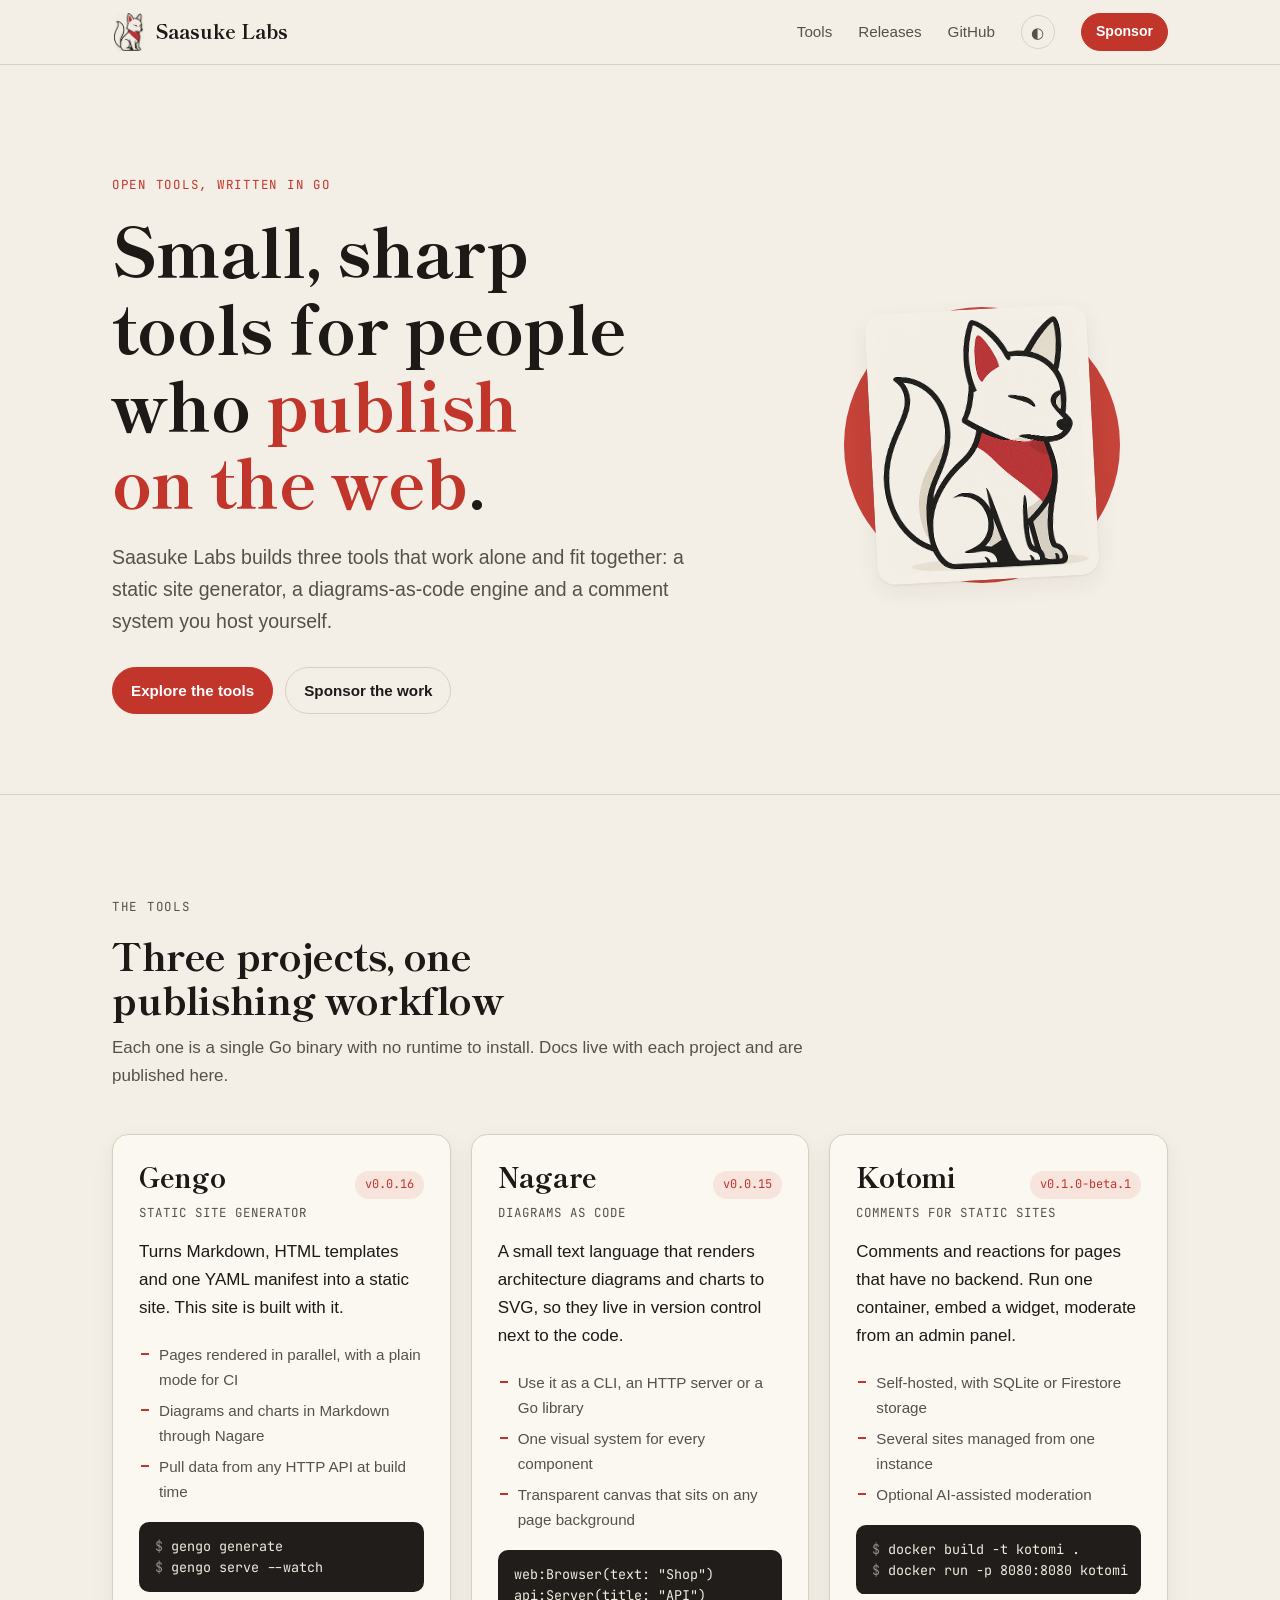
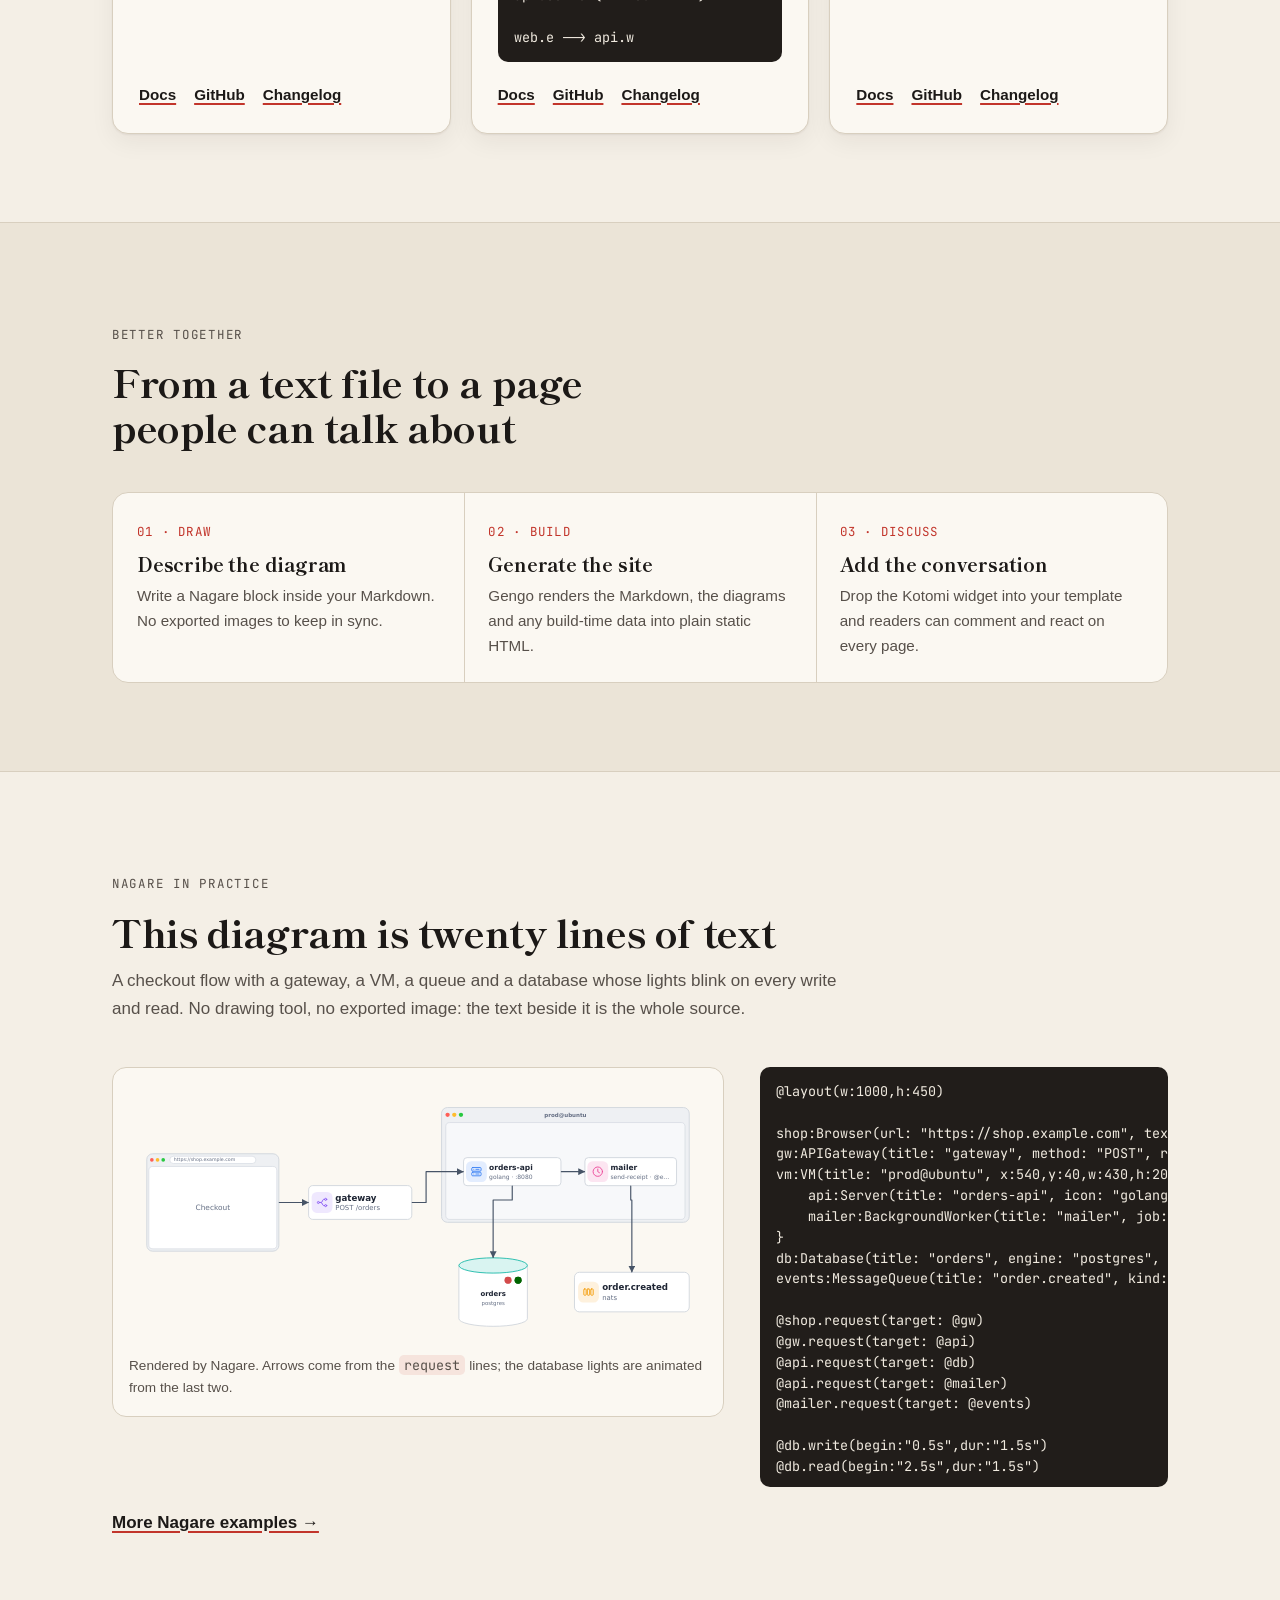
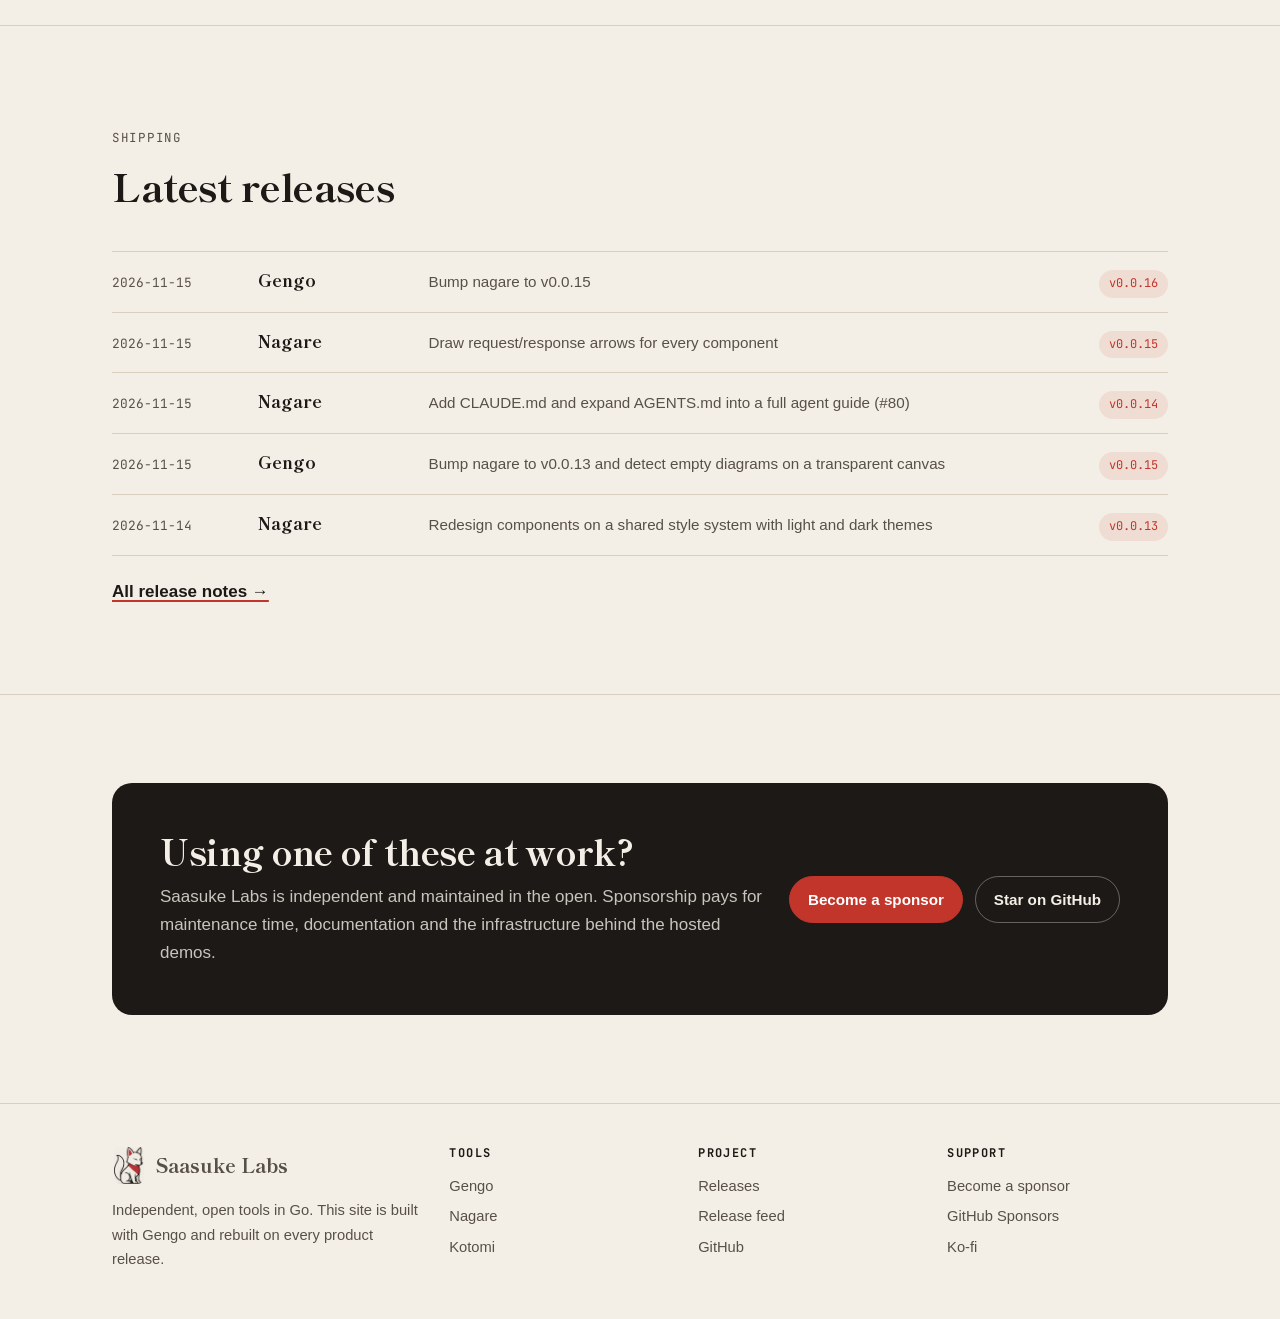
<file: index.html>
<!DOCTYPE html>
<html lang="en">
  <head>
    <meta charset="UTF-8" />
    <meta name="viewport" content="width=device-width, initial-scale=1.0" />
    <title>Saasuke Labs — small, sharp tools for publishing on the web</title>
    <meta
      name="description"
      content="Saasuke Labs builds open tools in Go for people who publish on the web: Gengo (static sites), Nagare (diagrams as code) and Kotomi (comments)."
    />
    <meta property="og:site_name" content="Saasuke Labs" />
    <meta property="og:type" content="website" />
    <meta
      property="og:title"
      content="Saasuke Labs"
    />
    <meta
      property="og:description"
      content="Open tools in Go for people who publish on the web: Gengo, Nagare and Kotomi."
    />
    <meta property="og:image" content="https://saasuke-labs.com/static/logo.png" />
    <meta name="twitter:card" content="summary" />
    <link rel="icon" type="image/png" href="/static/logo.png" />
    <link
      rel="alternate"
      type="application/atom+xml"
      title="Saasuke Labs releases"
      href="/static/data/releases.xml"
    />

    <script>
      
      try {
        var t = localStorage.getItem("theme");
        if (t) document.documentElement.setAttribute("data-theme", t);
      } catch (e) {}
    </script>
    <link rel="preconnect" href="https://fonts.googleapis.com" />
    <link rel="preconnect" href="https://fonts.gstatic.com" crossorigin />
    <link
      rel="stylesheet"
      href="https://fonts.googleapis.com/css2?family=JetBrains+Mono:wght@400;600&family=Shippori+Mincho:wght@600;800&display=swap"
    />
    <link rel="stylesheet" href="/static/site.css" />

    
    <script
      async
      src="https://www.googletagmanager.com/gtag/js?id=G-7ZYXW0159J"
    ></script>
    <script>
      window.dataLayer = window.dataLayer || [];
      function gtag() {
        dataLayer.push(arguments);
      }
      gtag("js", new Date());
      gtag("config", "G-7ZYXW0159J");
    </script>
  </head>
  <body>
    <a class="skip" href="#main">Skip to content</a>

    <header class="site-header">
      <div class="wrap">
        <a class="brand" href="/">
          <img src="/static/logo.png" alt="" width="34" height="42" />
          Saasuke Labs
        </a>
        <nav class="site-nav" aria-label="Main">
          <a href="/#tools">Tools</a>
          <a href="/releases/" >Releases</a>
          <a
            class="nav-optional"
            href="https://github.com/saasuke-labs"
            rel="noopener"
            >GitHub</a
          >
          <button
            class="theme-toggle"
            type="button"
            aria-label="Switch between light and dark theme"
            data-theme-toggle
          >
            ◐
          </button>
          <a class="btn small" href="/sponsor/">Sponsor</a>
        </nav>
      </div>
    </header>

    <main id="main"><section class="hero">
  <div class="wrap">
    <div>
      <p class="eyebrow">Open tools, written in Go</p>
      <h1>Small, sharp tools for people who <em>publish on the web</em>.</h1>
      <p class="lede">
        Saasuke Labs builds three tools that work alone and fit together: a
        static site generator, a diagrams-as-code engine and a comment system
        you host yourself.
      </p>
      <div class="actions">
        <a class="btn" href="#tools">Explore the tools</a>
        <a class="btn ghost" href="/sponsor/">Sponsor the work</a>
      </div>
    </div>
    <div class="hero-mark" aria-hidden="true">
      <img src="/static/logo.png" alt="" width="259" height="322" />
    </div>
  </div>
</section>

<section class="section" id="tools">
  <div class="wrap">
    <div class="section-head">
      <p class="eyebrow">The tools</p>
      <h2>Three projects, one publishing workflow</h2>
      <p>
        Each one is a single Go binary with no runtime to install. Docs live
        with each project and are published here.
      </p>
    </div>

    <div class="tools">
      <article class="tool">
        <div class="tool-top">
          <h3>Gengo</h3>
          <a
            class="tag version"
            data-version="gengo"
            href="/releases/#gengo"
          ></a>
        </div>
        <p class="kind">Static site generator</p>
        <p class="what">
          Turns Markdown, HTML templates and one YAML manifest into a static
          site. This site is built with it.
        </p>
        <ul>
          <li>Pages rendered in parallel, with a plain mode for CI</li>
          <li>Diagrams and charts in Markdown through Nagare</li>
          <li>Pull data from any HTTP API at build time</li>
        </ul>
        <pre><code><span class="dim">$</span> gengo generate
<span class="dim">$</span> gengo serve --watch</code></pre>
        <div class="links">
          <a href="/gengo/">Docs</a>
          <a href="https://github.com/saasuke-labs/gengo" rel="noopener"
            >GitHub</a
          >
          <a href="/releases/#gengo">Changelog</a>
        </div>
      </article>

      <article class="tool">
        <div class="tool-top">
          <h3>Nagare</h3>
          <a
            class="tag version"
            data-version="nagare"
            href="/releases/#nagare"
          ></a>
        </div>
        <p class="kind">Diagrams as code</p>
        <p class="what">
          A small text language that renders architecture diagrams and charts
          to SVG, so they live in version control next to the code.
        </p>
        <ul>
          <li>Use it as a CLI, an HTTP server or a Go library</li>
          <li>One visual system for every component</li>
          <li>Transparent canvas that sits on any page background</li>
        </ul>
        <pre><code>web:Browser(text: "Shop")
api:Server(title: "API")

web.e --> api.w</code></pre>
        <div class="links">
          <a href="/nagare/">Docs</a>
          <a href="https://github.com/saasuke-labs/nagare" rel="noopener"
            >GitHub</a
          >
          <a href="/releases/#nagare">Changelog</a>
        </div>
      </article>

      <article class="tool">
        <div class="tool-top">
          <h3>Kotomi</h3>
          <a
            class="tag version"
            data-version="kotomi"
            href="/releases/#kotomi"
          ></a>
        </div>
        <p class="kind">Comments for static sites</p>
        <p class="what">
          Comments and reactions for pages that have no backend. Run one
          container, embed a widget, moderate from an admin panel.
        </p>
        <ul>
          <li>Self-hosted, with SQLite or Firestore storage</li>
          <li>Several sites managed from one instance</li>
          <li>Optional AI-assisted moderation</li>
        </ul>
        <pre><code><span class="dim">$</span> docker build -t kotomi .
<span class="dim">$</span> docker run -p 8080:8080 kotomi</code></pre>
        <div class="links">
          <a href="/kotomi/">Docs</a>
          <a href="https://github.com/saasuke-labs/kotomi" rel="noopener"
            >GitHub</a
          >
          <a href="/releases/#kotomi">Changelog</a>
        </div>
      </article>
    </div>
  </div>
</section>

<section class="section sunk">
  <div class="wrap">
    <div class="section-head">
      <p class="eyebrow">Better together</p>
      <h2>From a text file to a page people can talk about</h2>
    </div>
    <div class="flow">
      <div>
        <span class="step">01 · DRAW</span>
        <h3>Describe the diagram</h3>
        <p>
          Write a Nagare block inside your Markdown. No exported images to
          keep in sync.
        </p>
      </div>
      <div>
        <span class="step">02 · BUILD</span>
        <h3>Generate the site</h3>
        <p>
          Gengo renders the Markdown, the diagrams and any build-time data
          into plain static HTML.
        </p>
      </div>
      <div>
        <span class="step">03 · DISCUSS</span>
        <h3>Add the conversation</h3>
        <p>
          Drop the Kotomi widget into your template and readers can comment
          and react on every page.
        </p>
      </div>
    </div>
  </div>
</section>

<section class="section" id="nagare-example">
  <div class="wrap">
    <div class="section-head">
      <p class="eyebrow">Nagare in practice</p>
      <h2>This diagram is twenty lines of text</h2>
      <p>
        A checkout flow with a gateway, a VM, a queue and a database whose
        lights blink on every write and read. No drawing tool, no exported
        image: the text beside it is the whole source.
      </p>
    </div>
    <div class="showcase">
      <figure class="figure">
        <svg role="img" aria-label="Checkout architecture: browser, API gateway, a VM with an API and a mailer, a database and a message queue" data-loop="5" viewBox="0 0 1000 450" xmlns="http://www.w3.org/2000/svg">
<g transform="translate(30.000000,120.000000)"><g class="nagare-window nagare-browser" transform="translate(0, 0)"><rect x="0.75" y="0.75" width="228.5" height="168.5" rx="10" fill="#eef0f3" stroke="#cfd4dc" stroke-width="1.5"/><rect x="4.31" y="22.67" width="221.38" height="142.48" rx="7" fill="#ffffff" stroke="#cfd4dc" stroke-width="1"/><circle cx="9.52" cy="11.33" r="3.17" fill="#ff5f57"/><circle cx="19.36" cy="11.33" r="3.17" fill="#febc2e"/><circle cx="29.19" cy="11.33" r="3.17" fill="#28c840"/><rect x="40.53" y="4.99" width="148.94" height="12.69" rx="6.35" fill="#ffffff" stroke="#cfd4dc" stroke-width="1"/><text x="47.51" y="11.33" font-family="ui-sans-serif, system-ui, -apple-system, 'Segoe UI', Helvetica, Arial, sans-serif" font-size="8.16" fill="#667085" dominant-baseline="central">https://shop.example.com</text><text x="115" y="93.9" font-family="ui-sans-serif, system-ui, -apple-system, 'Segoe UI', Helvetica, Arial, sans-serif" font-size="12.82" fill="#667085" dominant-baseline="central" text-anchor="middle">Checkout</text></g></g>
<g transform="translate(310.000000,175.000000)"><g class="nagare-card nagare-apigateway" transform="translate(0, 0)"><rect x="0.75" y="0.75" width="178.5" height="58.5" rx="7.2" fill="#ffffff" stroke="#cfd4dc" stroke-width="1.5"/><rect x="6" y="12" width="36" height="36" rx="9" fill="#8b5cf6" fill-opacity="0.14"/><g transform="translate(13.2,19.2) scale(0.9000)" fill="none" stroke="#8b5cf6" stroke-width="1.75" stroke-linecap="round" stroke-linejoin="round"><circle cx="5" cy="12" r="2"/><circle cx="19" cy="6" r="2"/><circle cx="19" cy="18" r="2"/><path d="M7 12h3.500c2 0 2.500-6 4.500-6h2M10.500 12c2 0 2.500 6 4.500 6h2"/></g><text x="46.8" y="21.9" font-family="ui-sans-serif, system-ui, -apple-system, 'Segoe UI', Helvetica, Arial, sans-serif" font-size="15" fill="#1d2433" dominant-baseline="central" font-weight="600">gateway</text><text x="46.8" y="39.6" font-family="ui-sans-serif, system-ui, -apple-system, 'Segoe UI', Helvetica, Arial, sans-serif" font-size="12" fill="#667085" dominant-baseline="central">POST /orders</text></g></g>
<g transform="translate(540.000000,40.000000)"><g class="nagare-window nagare-vm" transform="translate(0, 0)"><rect x="0.75" y="0.75" width="428.5" height="198.5" rx="10" fill="#eef0f3" stroke="#cfd4dc" stroke-width="1.5"/><rect x="8.06" y="26.67" width="413.88" height="167.62" rx="7" fill="#f7f8fa" stroke="#cfd4dc" stroke-width="1"/><circle cx="11.2" cy="13.33" r="3.73" fill="#ff5f57"/><circle cx="22.77" cy="13.33" r="3.73" fill="#febc2e"/><circle cx="34.35" cy="13.33" r="3.73" fill="#28c840"/><text x="215" y="13.33" font-family="ui-sans-serif, system-ui, -apple-system, 'Segoe UI', Helvetica, Arial, sans-serif" font-size="9.6" fill="#667085" dominant-baseline="central" text-anchor="middle" font-weight="600">prod@ubuntu</text></g><g transform="translate(38.062500,86.666660)"><g class="nagare-card nagare-server" transform="translate(0, 0)"><rect x="0.75" y="0.75" width="168.5" height="48.5" rx="6" fill="#ffffff" stroke="#cfd4dc" stroke-width="1.5"/><rect x="5" y="7" width="36" height="36" rx="9" fill="#3b82f6" fill-opacity="0.14"/><g transform="translate(12.2,14.2) scale(0.9000)" fill="none" stroke="#3b82f6" stroke-width="1.75" stroke-linecap="round" stroke-linejoin="round"><rect x="3" y="4" width="18" height="7" rx="2"/><rect x="3" y="13" width="18" height="7" rx="2"/><path d="M7 7.5h.01M7 16.5h.01M11 7.5h6M11 16.5h6"/></g><text x="45" y="17.98" font-family="ui-sans-serif, system-ui, -apple-system, 'Segoe UI', Helvetica, Arial, sans-serif" font-size="13" fill="#1d2433" dominant-baseline="central" font-weight="600">orders-api</text><text x="45" y="33.32" font-family="ui-sans-serif, system-ui, -apple-system, 'Segoe UI', Helvetica, Arial, sans-serif" font-size="10.4" fill="#667085" dominant-baseline="central">golang · :8080</text></g></g>
<g transform="translate(248.062500,86.666660)"><g class="nagare-card nagare-backgroundworker" transform="translate(0, 0)"><rect x="0.75" y="0.75" width="158.5" height="48.5" rx="6" fill="#ffffff" stroke="#cfd4dc" stroke-width="1.5"/><rect x="5" y="7" width="36" height="36" rx="9" fill="#ec4899" fill-opacity="0.14"/><g transform="translate(12.2,14.2) scale(0.9000)" fill="none" stroke="#ec4899" stroke-width="1.75" stroke-linecap="round" stroke-linejoin="round"><circle cx="12" cy="12" r="9"/><path d="M12 7v5l3.200 2"/></g><text x="45" y="17.98" font-family="ui-sans-serif, system-ui, -apple-system, 'Segoe UI', Helvetica, Arial, sans-serif" font-size="13" fill="#1d2433" dominant-baseline="central" font-weight="600">mailer</text><text x="45" y="33.32" font-family="ui-sans-serif, system-ui, -apple-system, 'Segoe UI', Helvetica, Arial, sans-serif" font-size="10.4" fill="#667085" dominant-baseline="central">send-receipt · @e…</text></g></g>
</g>
<g transform="translate(570.000000,300.000000)"><g class="nagare-cylinder" transform="translate(0, 0)"><path d="M0.75 13.95 V106.05 A59.25 13.2 0 0 0 119.25 106.05 V13.95" fill="#ffffff" stroke="#cfd4dc" stroke-width="1.5"/><ellipse cx="60" cy="13.95" rx="59.25" ry="13.2" fill="#ffffff"/><ellipse cx="60" cy="13.95" rx="59.25" ry="13.2" fill="#14b8a6" fill-opacity="0.16" stroke="#14b8a6" stroke-width="1.5"/><text x="60" y="63.49" font-family="ui-sans-serif, system-ui, -apple-system, 'Segoe UI', Helvetica, Arial, sans-serif" font-size="12" fill="#1d2433" dominant-baseline="central" text-anchor="middle" font-weight="600">orders</text><text x="60" y="78.38" font-family="ui-sans-serif, system-ui, -apple-system, 'Segoe UI', Helvetica, Arial, sans-serif" font-size="9.36" fill="#667085" dominant-baseline="central" text-anchor="middle">postgres</text></g>
<g transform="translate(79.8, 33.6)">
  <ellipse cx="6" cy="6" rx="6" ry="6" fill="darkred" opacity="0">
    
    <animate
      attributeName="opacity"
      begin="0.5s"
      dur="1.5s"
      values="0;0.35;0.1;0.8;0.15;0.6;0"
      keyTimes="0;0.15;0.3;0.45;0.6;0.85;1"
      repeatCount="1"
      fill="remove"
    />
    
  </ellipse>

  
  <ellipse cx="6" cy="6" rx="6" ry="6" fill="darkred">
    
    <animate
      attributeName="fill"
      begin="0.5s"
      dur="1.5s"
      values="darkred;#f87171;#ef4444;#dc2626;#b91c1c;#f87171;darkred"
      keyTimes="0;0.15;0.3;0.45;0.6;0.85;1"
      repeatCount="1"
      fill="remove"
    />
    
  </ellipse>
</g>

<g transform="translate(97.2, 33.6)">
  <ellipse cx="6" cy="6" rx="6" ry="6" fill="darkgreen" opacity="1">
    
    <animate
      attributeName="opacity"
      begin="2.5s"
      dur="1.5s"
      values="0;0.35;0.1;0.8;0.15;0.6;0"
      keyTimes="0;0.15;0.3;0.45;0.6;0.85;1"
      repeatCount="1"
      fill="remove"
    />
    
  </ellipse>

  
  <ellipse cx="6" cy="6" rx="6" ry="6" fill="darkgreen">
    
    <animate
      attributeName="fill"
      begin="2.5s"
      dur="1.5s"
      values="darkgreen;#4ade80;#22c55e;#86efac;#16a34a;#4ade80;darkgreen"
      keyTimes="0;0.15;0.3;0.45;0.6;0.85;1"
      repeatCount="1"
      fill="remove"
    />
    
  </ellipse>
</g>
</g>
<g transform="translate(770.000000,325.000000)"><g class="nagare-card nagare-messagequeue" transform="translate(0, 0)"><rect x="0.75" y="0.75" width="198.5" height="68.5" rx="8.4" fill="#ffffff" stroke="#cfd4dc" stroke-width="1.5"/><rect x="7" y="17" width="36" height="36" rx="9" fill="#f59e0b" fill-opacity="0.14"/><g transform="translate(14.2,24.2) scale(0.9000)" fill="none" stroke="#f59e0b" stroke-width="1.75" stroke-linecap="round" stroke-linejoin="round"><rect x="3" y="6" width="4.5" height="12" rx="1.2"/><rect x="9.75" y="6" width="4.5" height="12" rx="1.2"/><rect x="16.500" y="6" width="4.5" height="12" rx="1.2"/></g><text x="48.6" y="26.9" font-family="ui-sans-serif, system-ui, -apple-system, 'Segoe UI', Helvetica, Arial, sans-serif" font-size="15" fill="#1d2433" dominant-baseline="central" font-weight="600">order.created</text><text x="48.6" y="44.6" font-family="ui-sans-serif, system-ui, -apple-system, 'Segoe UI', Helvetica, Arial, sans-serif" font-size="12" fill="#667085" dominant-baseline="central">nats</text></g></g>

<g class="connector">
    <defs>
        <marker id="checkout-arrowhead-1" viewBox="0 0 10 10" refX="9" refY="5" markerWidth="6" markerHeight="6" orient="auto-start-reverse">
            <path d="M 0 0 L 10 5 L 0 10 z" fill="#475467"/>
        </marker>
    </defs>
    <polyline
        points="260.00,205.00 310.00,205.00"
        stroke="#475467" stroke-width="2.00" fill="none" stroke-linecap="round" stroke-linejoin="round" marker-end="url(#checkout-arrowhead-1)"
    />
</g>


<g class="connector">
    <defs>
        <marker id="checkout-arrowhead-2" viewBox="0 0 10 10" refX="9" refY="5" markerWidth="6" markerHeight="6" orient="auto-start-reverse">
            <path d="M 0 0 L 10 5 L 0 10 z" fill="#475467"/>
        </marker>
    </defs>
    <polyline
        points="490.00,205.00 514.00,205.00 514.00,151.67 578.06,151.67"
        stroke="#475467" stroke-width="2.00" fill="none" stroke-linecap="round" stroke-linejoin="round" marker-end="url(#checkout-arrowhead-2)"
    />
</g>


<g class="connector">
    <defs>
        <marker id="checkout-arrowhead-3" viewBox="0 0 10 10" refX="9" refY="5" markerWidth="6" markerHeight="6" orient="auto-start-reverse">
            <path d="M 0 0 L 10 5 L 0 10 z" fill="#475467"/>
        </marker>
    </defs>
    <polyline
        points="663.06,176.67 663.06,200.67 630.00,200.67 630.00,300.00"
        stroke="#475467" stroke-width="2.00" fill="none" stroke-linecap="round" stroke-linejoin="round" marker-end="url(#checkout-arrowhead-3)"
    />
</g>


<g class="connector">
    <defs>
        <marker id="checkout-arrowhead-4" viewBox="0 0 10 10" refX="9" refY="5" markerWidth="6" markerHeight="6" orient="auto-start-reverse">
            <path d="M 0 0 L 10 5 L 0 10 z" fill="#475467"/>
        </marker>
    </defs>
    <polyline
        points="748.06,151.67 788.06,151.67"
        stroke="#475467" stroke-width="2.00" fill="none" stroke-linecap="round" stroke-linejoin="round" marker-end="url(#checkout-arrowhead-4)"
    />
</g>


<g class="connector">
    <defs>
        <marker id="checkout-arrowhead-5" viewBox="0 0 10 10" refX="9" refY="5" markerWidth="6" markerHeight="6" orient="auto-start-reverse">
            <path d="M 0 0 L 10 5 L 0 10 z" fill="#475467"/>
        </marker>
    </defs>
    <polyline
        points="868.06,176.67 868.06,200.67 870.00,200.67 870.00,325.00"
        stroke="#475467" stroke-width="2.00" fill="none" stroke-linecap="round" stroke-linejoin="round" marker-end="url(#checkout-arrowhead-5)"
    />
</g>

</svg>
        <figcaption>Rendered by Nagare. Arrows come from the <code>request</code> lines; the database lights are animated from the last two.</figcaption>
      </figure>
      <pre><code>@layout(w:1000,h:450)

shop:Browser(url: "https://shop.example.com", text: "Checkout", x:30,y:120,w:230,h:170)
gw:APIGateway(title: "gateway", method: "POST", route: "/orders", x:310,y:&amp;shop.c,w:180,h:60)
vm:VM(title: "prod@ubuntu", x:540,y:40,w:430,h:200) {
    api:Server(title: "orders-api", icon: "golang", port: 8080, x:30,y:60,w:170,h:50)
    mailer:BackgroundWorker(title: "mailer", job: "send-receipt", x:240,y:60,w:160,h:50)
}
db:Database(title: "orders", engine: "postgres", x:570,y:300,w:120,h:120)
events:MessageQueue(title: "order.created", kind: "nats", x:770,y:325,w:200,h:70)

@shop.request(target: @gw)
@gw.request(target: @api)
@api.request(target: @db)
@api.request(target: @mailer)
@mailer.request(target: @events)

@db.write(begin:"0.5s",dur:"1.5s")
@db.read(begin:"2.5s",dur:"1.5s")</code></pre>
    </div>
    <p class="more"><a href="/nagare/#examples">More Nagare examples →</a></p>
  </div>
</section>

<section class="section" id="latest">
  <div class="wrap">
    <div class="section-head">
      <p class="eyebrow">Shipping</p>
      <h2>Latest releases</h2>
    </div>
    <ul class="release-list" data-latest-releases>
      <li>
        <span class="summary"
          >See the <a href="/releases/">release notes</a> for every
          project.</span
        >
      </li>
    </ul>
    <p class="more"><a href="/releases/">All release notes →</a></p>
  </div>
</section>

<section class="section" id="sponsor">
  <div class="wrap">
    <div class="cta">
      <div>
        <h2>Using one of these at work?</h2>
        <p>
          Saasuke Labs is independent and maintained in the open. Sponsorship
          pays for maintenance time, documentation and the infrastructure
          behind the hosted demos.
        </p>
      </div>
      <div class="actions">
        <a class="btn" href="/sponsor/">Become a sponsor</a>
        <a
          class="btn ghost"
          href="https://github.com/saasuke-labs"
          rel="noopener"
          >Star on GitHub</a
        >
      </div>
    </div>
  </div>
</section>
</main>

    <footer class="site-footer">
      <div class="wrap">
        <div class="about">
          <a class="brand" href="/">
            <img src="/static/logo.png" alt="" width="34" height="42" />
            Saasuke Labs
          </a>
          <p style="margin-top: 12px; max-width: 26em">
            Independent, open tools in Go. This site is built with Gengo and
            rebuilt on every product release.
          </p>
        </div>
        <div>
          <h4>Tools</h4>
          <ul>
            <li><a href="/gengo/">Gengo</a></li>
            <li><a href="/nagare/">Nagare</a></li>
            <li><a href="/kotomi/">Kotomi</a></li>
          </ul>
        </div>
        <div>
          <h4>Project</h4>
          <ul>
            <li><a href="/releases/">Releases</a></li>
            <li><a href="/static/data/releases.xml">Release feed</a></li>
            <li>
              <a href="https://github.com/saasuke-labs" rel="noopener"
                >GitHub</a
              >
            </li>
          </ul>
        </div>
        <div>
          <h4>Support</h4>
          <ul>
            <li><a href="/sponsor/">Become a sponsor</a></li>
            <li>
              <a href="https://github.com/sponsors/saasuke-labs" rel="noopener"
                >GitHub Sponsors</a
              >
            </li>
            <li>
              <a href="https://ko-fi.com/saasukelabs" rel="noopener">Ko-fi</a>
            </li>
          </ul>
        </div>
      </div>
    </footer>

    <script src="/static/site.js" defer></script>
  </body>
</html>
</file>
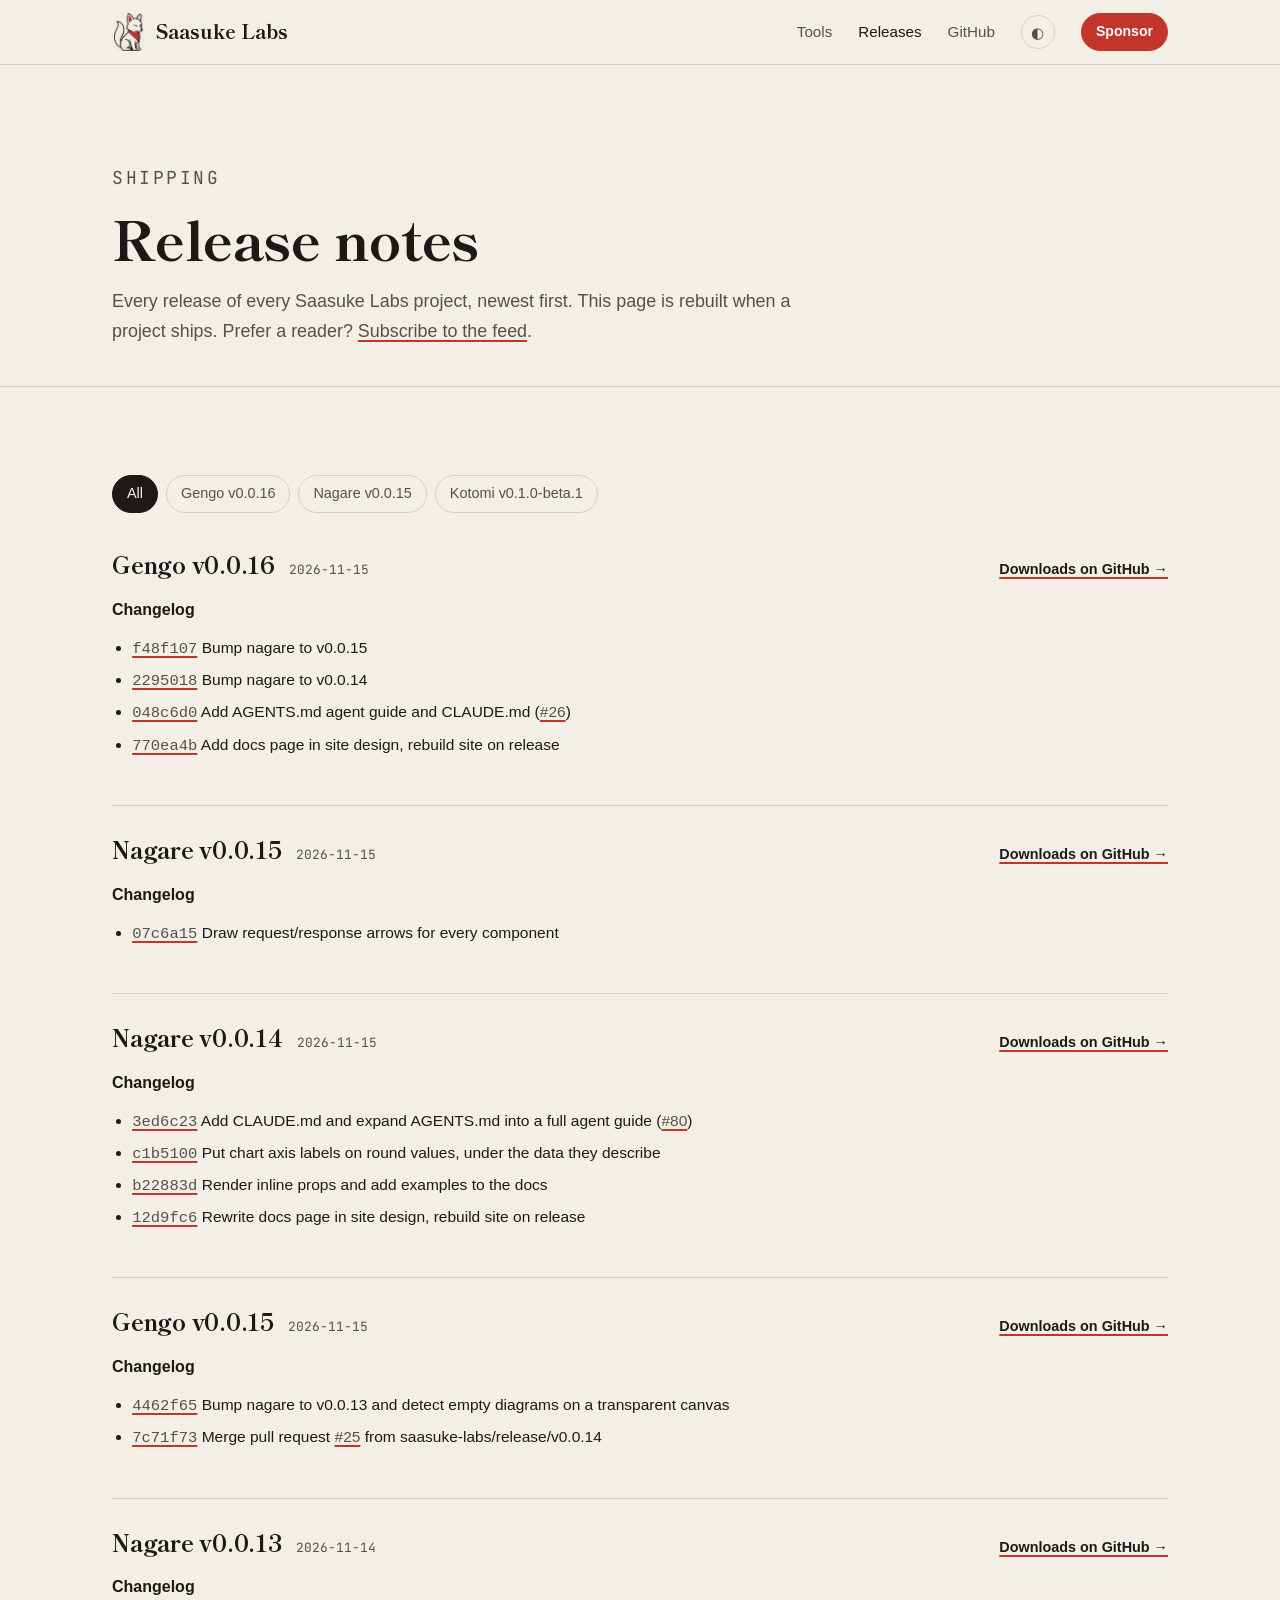
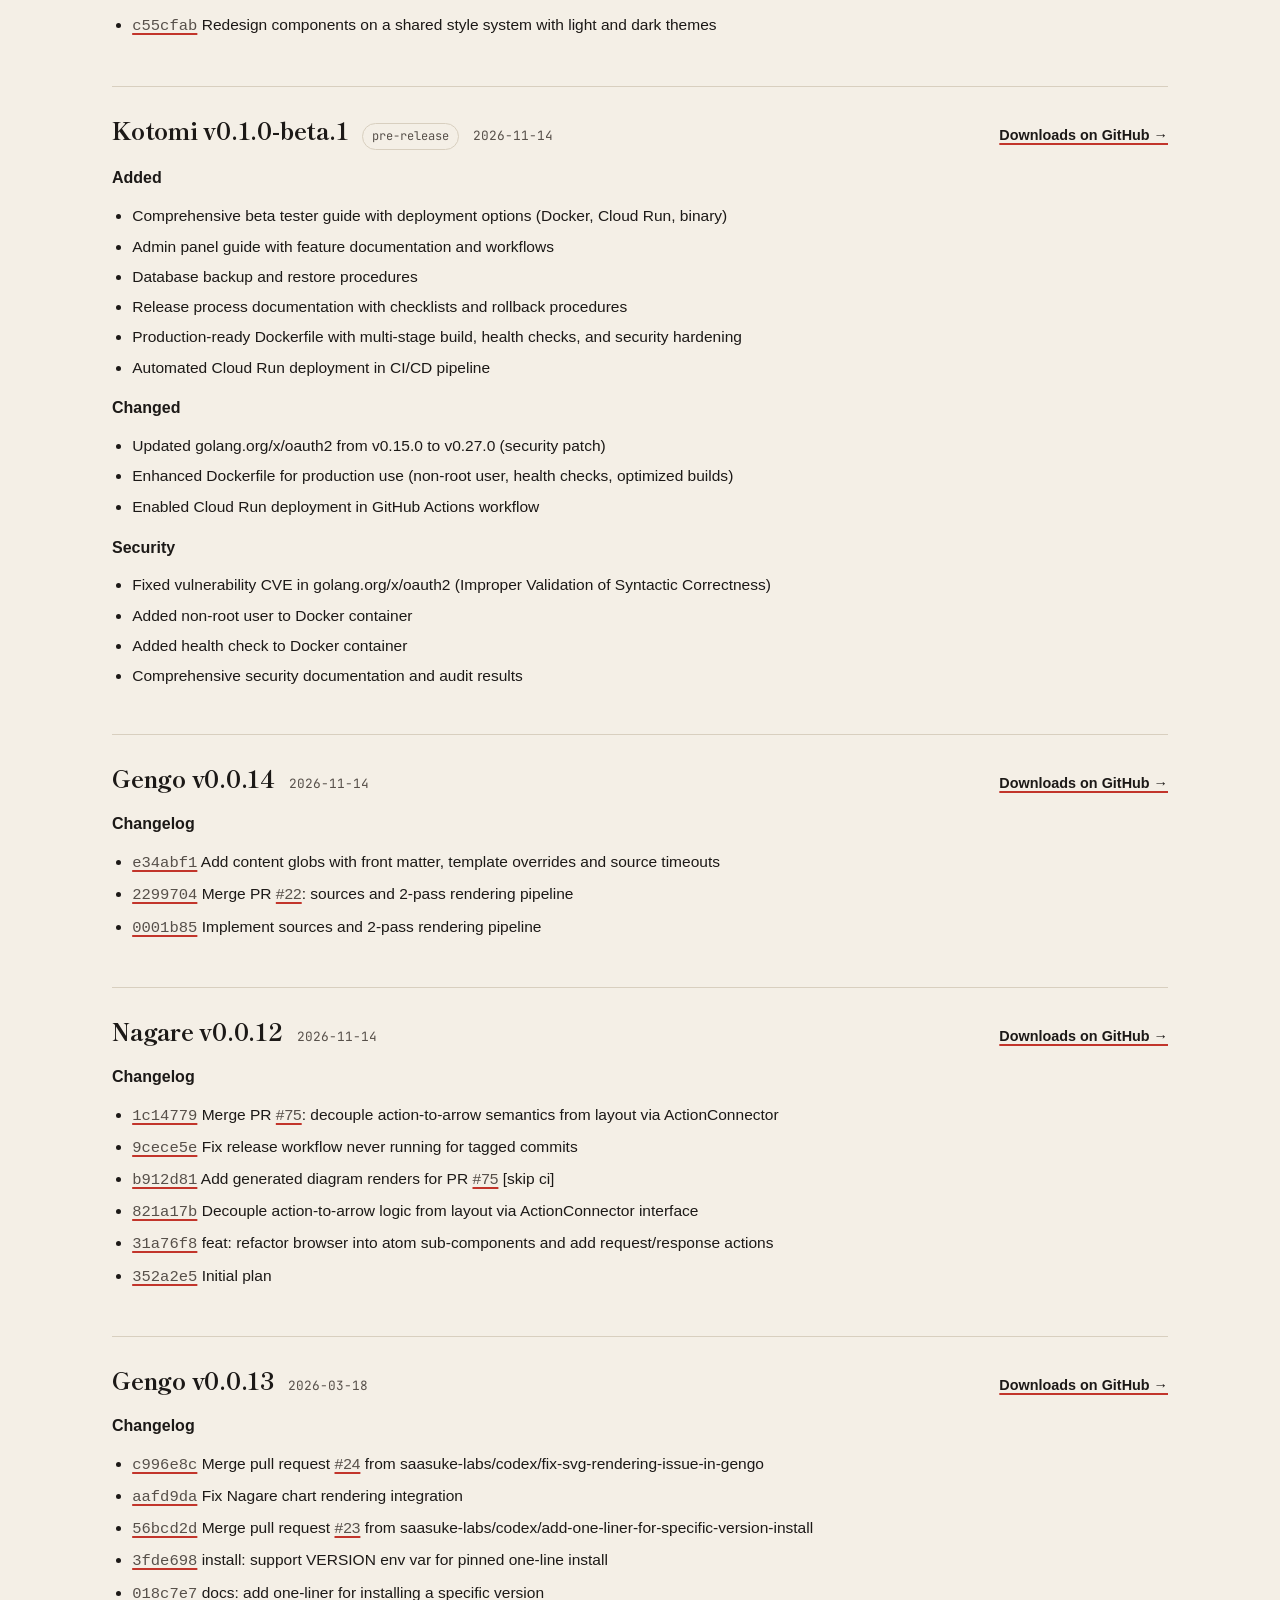
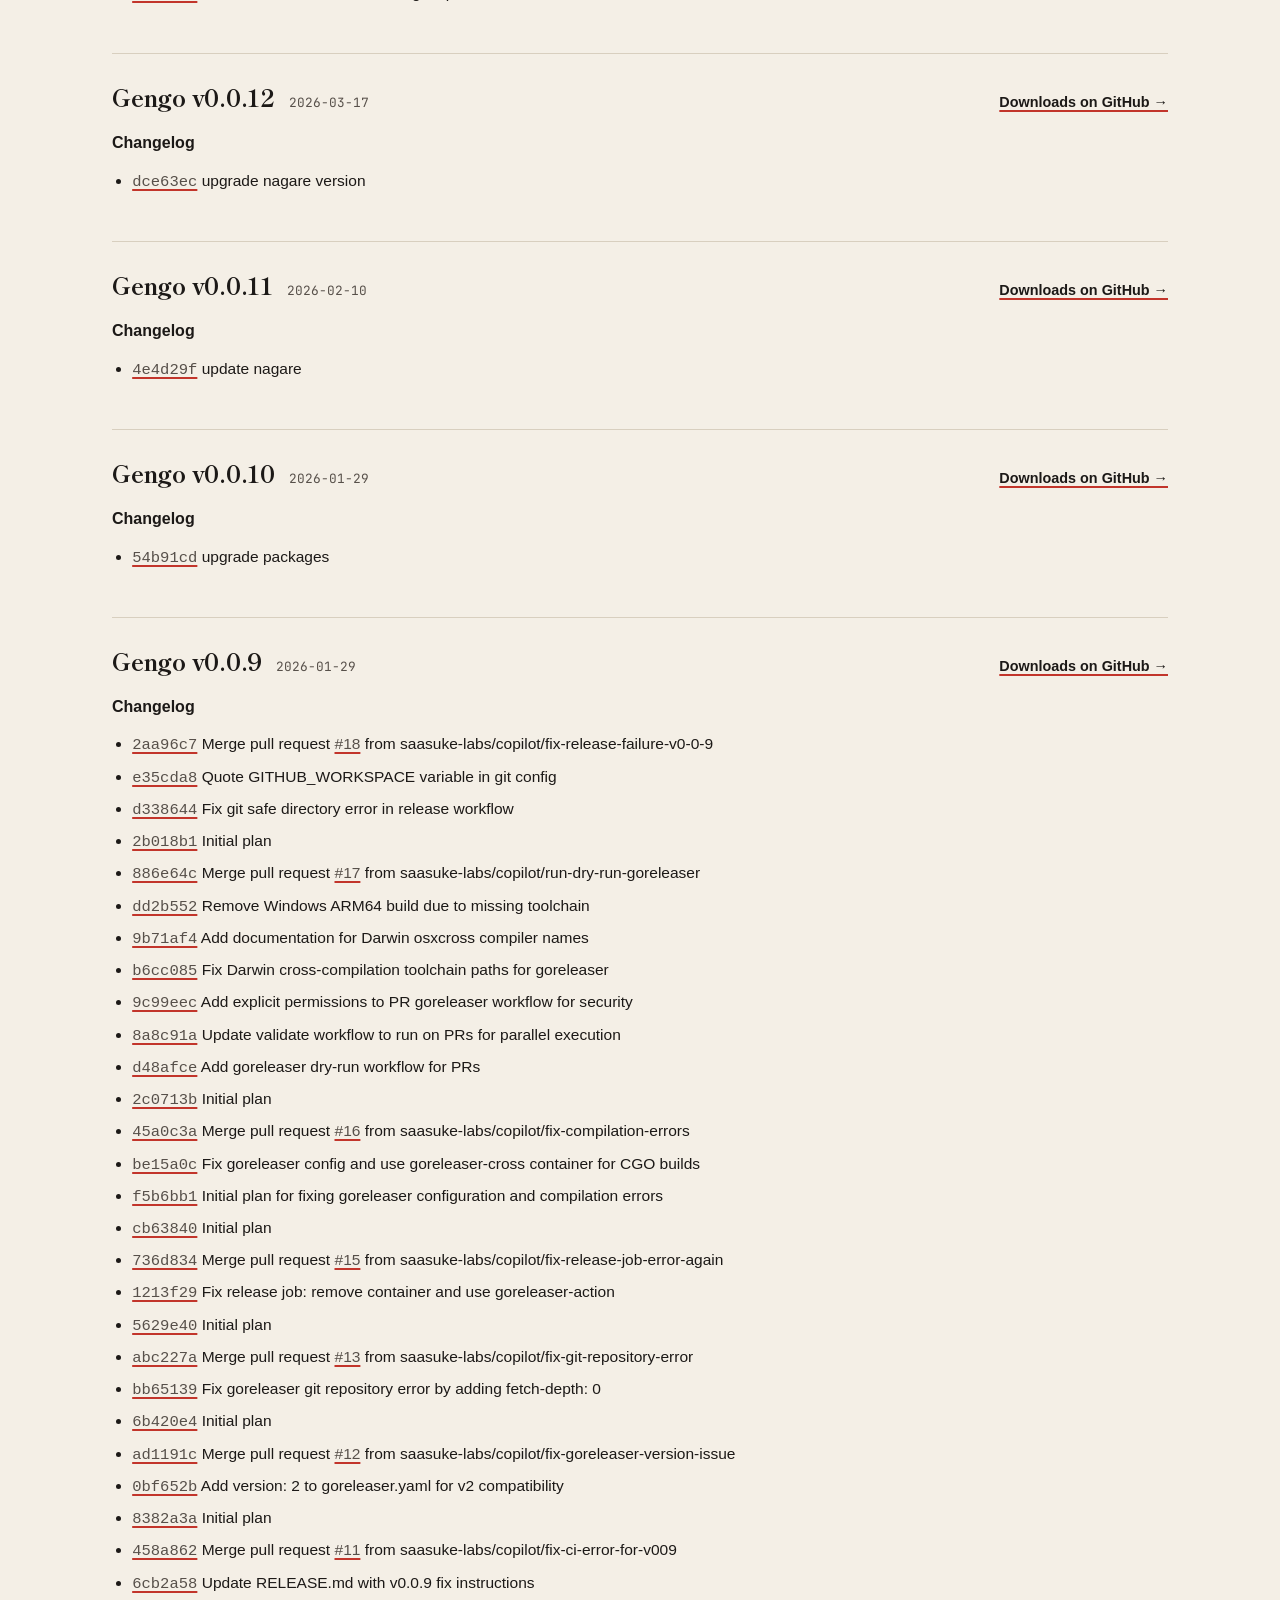
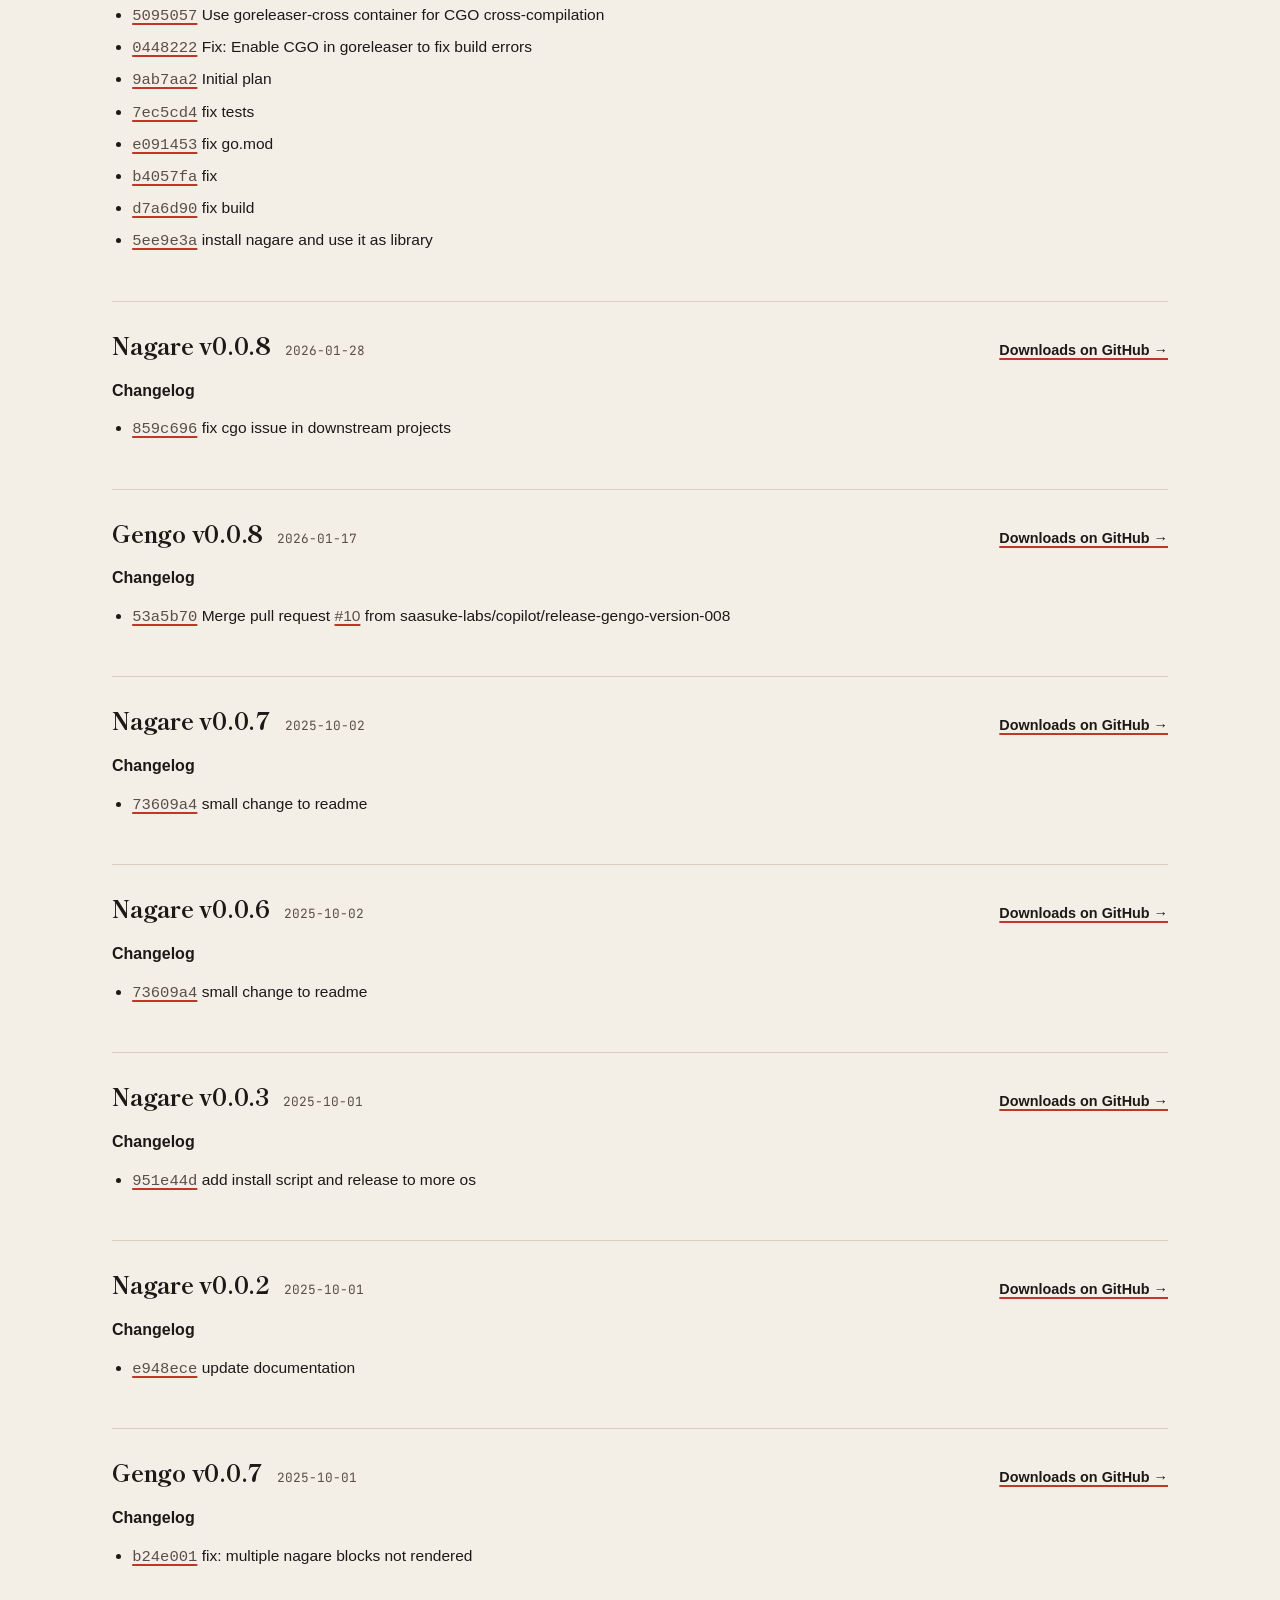
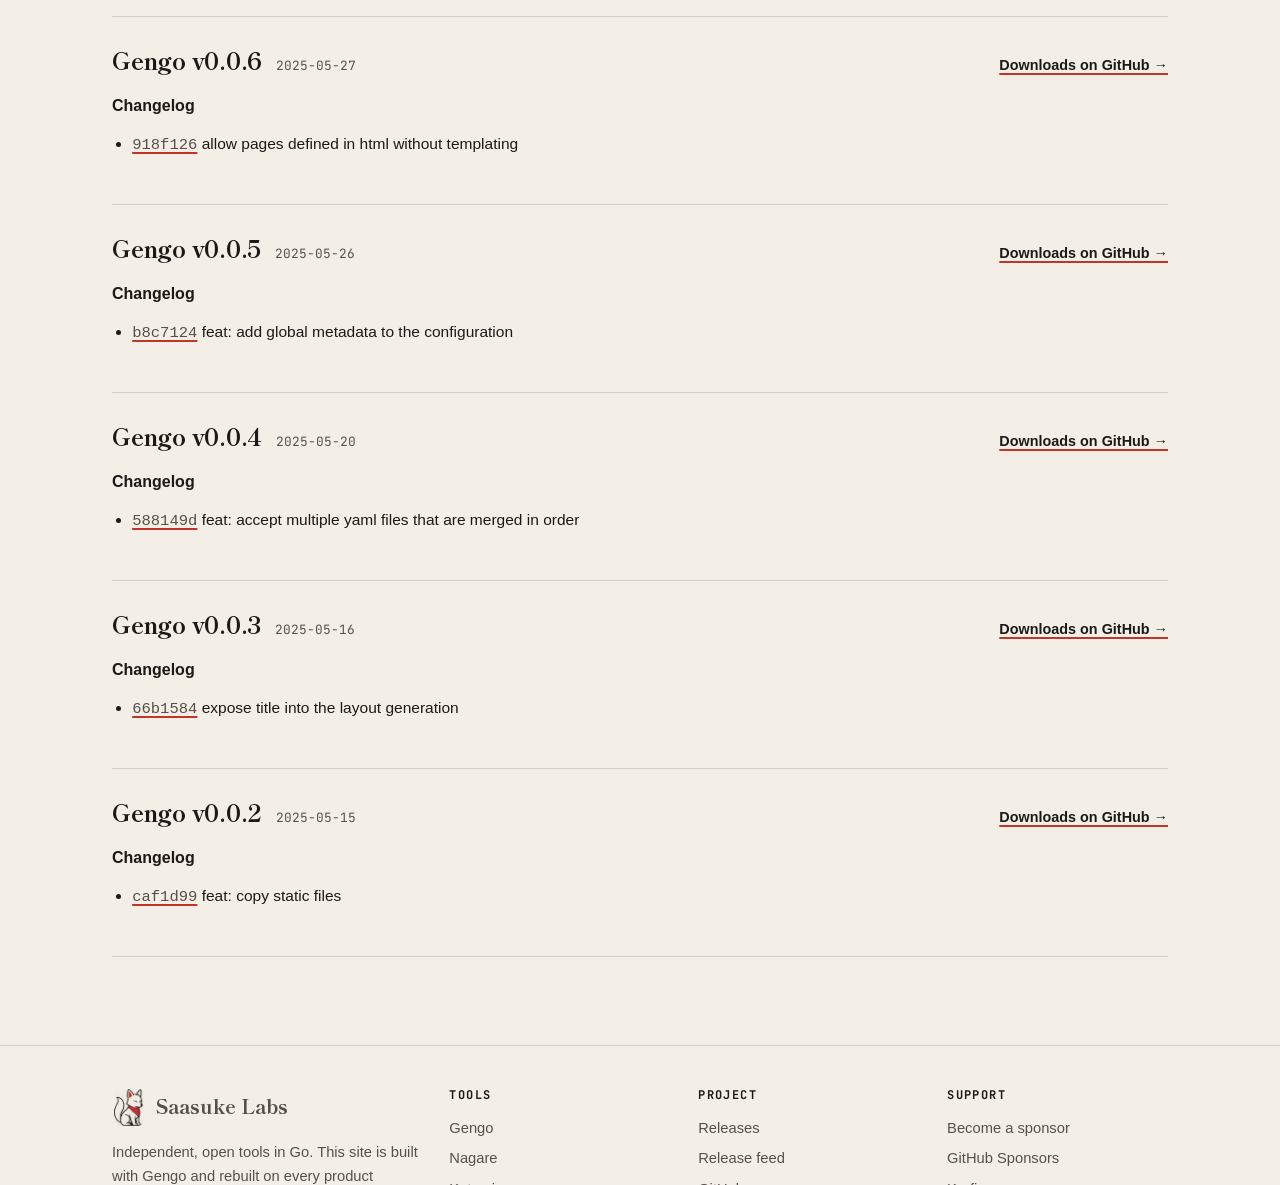
<file: releases/index.html>
<!DOCTYPE html>
<html lang="en">
  <head>
    <meta charset="UTF-8" />
    <meta name="viewport" content="width=device-width, initial-scale=1.0" />
    <title>Release notes · Saasuke Labs</title>
    <meta
      name="description"
      content="Release notes for Gengo, Nagare and Kotomi, updated on every release."
    />
    <meta property="og:site_name" content="Saasuke Labs" />
    <meta property="og:type" content="website" />
    <meta
      property="og:title"
      content="Release notes · Saasuke Labs"
    />
    <meta
      property="og:description"
      content="Release notes for Gengo, Nagare and Kotomi, updated on every release."
    />
    <meta property="og:image" content="https://saasuke-labs.com/static/logo.png" />
    <meta name="twitter:card" content="summary" />
    <link rel="icon" type="image/png" href="/static/logo.png" />
    <link
      rel="alternate"
      type="application/atom+xml"
      title="Saasuke Labs releases"
      href="/static/data/releases.xml"
    />

    <script>
      
      try {
        var t = localStorage.getItem("theme");
        if (t) document.documentElement.setAttribute("data-theme", t);
      } catch (e) {}
    </script>
    <link rel="preconnect" href="https://fonts.googleapis.com" />
    <link rel="preconnect" href="https://fonts.gstatic.com" crossorigin />
    <link
      rel="stylesheet"
      href="https://fonts.googleapis.com/css2?family=JetBrains+Mono:wght@400;600&family=Shippori+Mincho:wght@600;800&display=swap"
    />
    <link rel="stylesheet" href="/static/site.css" />

    
    <script
      async
      src="https://www.googletagmanager.com/gtag/js?id=G-7ZYXW0159J"
    ></script>
    <script>
      window.dataLayer = window.dataLayer || [];
      function gtag() {
        dataLayer.push(arguments);
      }
      gtag("js", new Date());
      gtag("config", "G-7ZYXW0159J");
    </script>
  </head>
  <body>
    <a class="skip" href="#main">Skip to content</a>

    <header class="site-header">
      <div class="wrap">
        <a class="brand" href="/">
          <img src="/static/logo.png" alt="" width="34" height="42" />
          Saasuke Labs
        </a>
        <nav class="site-nav" aria-label="Main">
          <a href="/#tools">Tools</a>
          <a href="/releases/" aria-current="page">Releases</a>
          <a
            class="nav-optional"
            href="https://github.com/saasuke-labs"
            rel="noopener"
            >GitHub</a
          >
          <button
            class="theme-toggle"
            type="button"
            aria-label="Switch between light and dark theme"
            data-theme-toggle
          >
            ◐
          </button>
          <a class="btn small" href="/sponsor/">Sponsor</a>
        </nav>
      </div>
    </header>

    <main id="main"><!-- Generated by scripts/fetch-releases.mjs. Do not edit by hand. -->
<section class="page-head">
  <div class="wrap">
    <p class="eyebrow">Shipping</p>
    <h1>Release notes</h1>
    <p>
      Every release of every Saasuke Labs project, newest first. This page is
      rebuilt when a project ships. Prefer a reader?
      <a href="/static/data/releases.xml">Subscribe to the feed</a>.
    </p>
  </div>
</section>
<section class="section">
  <div class="wrap">
    <div class="filters" role="group" aria-label="Filter by project">
        <button type="button" data-filter="all" aria-pressed="true">All</button>
        <button type="button" data-filter="gengo" aria-pressed="false" id="gengo">Gengo <span class="dim">v0.0.16</span></button>
        <button type="button" data-filter="nagare" aria-pressed="false" id="nagare">Nagare <span class="dim">v0.0.15</span></button>
        <button type="button" data-filter="kotomi" aria-pressed="false" id="kotomi">Kotomi <span class="dim">v0.1.0-beta.1</span></button>
    </div>

    <article class="release" id="gengo-v0.0.16" data-product="gengo">
      <div class="release-head">
        <h2>Gengo v0.0.16</h2>
        
        <time datetime="2026-11-15T17:42:36Z">2026-11-15</time>
        <a class="gh" href="https://github.com/saasuke-labs/gengo/releases/tag/v0.0.16" rel="noopener">Downloads on GitHub →</a>
      </div>
      <div class="notes prose"><h2>Changelog</h2>
<ul>
<li><a class="commit-link" data-hovercard-type="commit" data-hovercard-url="https://github.com/saasuke-labs/gengo/commit/f48f10717876d8f60cbbd60860a9e3f51494b713/hovercard" href="https://github.com/saasuke-labs/gengo/commit/f48f10717876d8f60cbbd60860a9e3f51494b713"><tt>f48f107</tt></a> Bump nagare to v0.0.15</li>
<li><a class="commit-link" data-hovercard-type="commit" data-hovercard-url="https://github.com/saasuke-labs/gengo/commit/229501850b81e0a289c8ff8c58fedef150ad2507/hovercard" href="https://github.com/saasuke-labs/gengo/commit/229501850b81e0a289c8ff8c58fedef150ad2507"><tt>2295018</tt></a> Bump nagare to v0.0.14</li>
<li><a class="commit-link" data-hovercard-type="commit" data-hovercard-url="https://github.com/saasuke-labs/gengo/commit/048c6d0e171cd84de9d4fb1ab2ca791c665eb4d5/hovercard" href="https://github.com/saasuke-labs/gengo/commit/048c6d0e171cd84de9d4fb1ab2ca791c665eb4d5"><tt>048c6d0</tt></a> Add AGENTS.md agent guide and CLAUDE.md (<a class="issue-link js-issue-link" data-error-text="Failed to load title" data-id="6405447528" data-permission-text="Title is private" data-url="https://github.com/saasuke-labs/gengo/issues/26" data-hovercard-type="pull_request" data-hovercard-url="/saasuke-labs/gengo/pull/26/hovercard" href="https://github.com/saasuke-labs/gengo/pull/26">#26</a>)</li>
<li><a class="commit-link" data-hovercard-type="commit" data-hovercard-url="https://github.com/saasuke-labs/gengo/commit/770ea4b2278c60a755c4df36e7da7a71f48d7754/hovercard" href="https://github.com/saasuke-labs/gengo/commit/770ea4b2278c60a755c4df36e7da7a71f48d7754"><tt>770ea4b</tt></a> Add docs page in site design, rebuild site on release</li>
</ul></div>
    </article>

    <article class="release" id="nagare-v0.0.15" data-product="nagare">
      <div class="release-head">
        <h2>Nagare v0.0.15</h2>
        
        <time datetime="2026-11-15T17:04:12Z">2026-11-15</time>
        <a class="gh" href="https://github.com/saasuke-labs/nagare/releases/tag/v0.0.15" rel="noopener">Downloads on GitHub →</a>
      </div>
      <div class="notes prose"><h2>Changelog</h2>
<ul>
<li><a class="commit-link" data-hovercard-type="commit" data-hovercard-url="https://github.com/saasuke-labs/nagare/commit/07c6a156b00ae8e5b6aa47676e33e763583744db/hovercard" href="https://github.com/saasuke-labs/nagare/commit/07c6a156b00ae8e5b6aa47676e33e763583744db"><tt>07c6a15</tt></a> Draw request/response arrows for every component</li>
</ul></div>
    </article>

    <article class="release" id="nagare-v0.0.14" data-product="nagare">
      <div class="release-head">
        <h2>Nagare v0.0.14</h2>
        
        <time datetime="2026-11-15T14:56:22Z">2026-11-15</time>
        <a class="gh" href="https://github.com/saasuke-labs/nagare/releases/tag/v0.0.14" rel="noopener">Downloads on GitHub →</a>
      </div>
      <div class="notes prose"><h2>Changelog</h2>
<ul>
<li><a class="commit-link" data-hovercard-type="commit" data-hovercard-url="https://github.com/saasuke-labs/nagare/commit/3ed6c23e45e07610e3773901281d7fbd763a1894/hovercard" href="https://github.com/saasuke-labs/nagare/commit/3ed6c23e45e07610e3773901281d7fbd763a1894"><tt>3ed6c23</tt></a> Add CLAUDE.md and expand AGENTS.md into a full agent guide (<a class="issue-link js-issue-link" data-error-text="Failed to load title" data-id="6405446646" data-permission-text="Title is private" data-url="https://github.com/saasuke-labs/nagare/issues/80" data-hovercard-type="pull_request" data-hovercard-url="/saasuke-labs/nagare/pull/80/hovercard" href="https://github.com/saasuke-labs/nagare/pull/80">#80</a>)</li>
<li><a class="commit-link" data-hovercard-type="commit" data-hovercard-url="https://github.com/saasuke-labs/nagare/commit/c1b5100b9589115eac0ccf939ca11e4f0fe58dcb/hovercard" href="https://github.com/saasuke-labs/nagare/commit/c1b5100b9589115eac0ccf939ca11e4f0fe58dcb"><tt>c1b5100</tt></a> Put chart axis labels on round values, under the data they describe</li>
<li><a class="commit-link" data-hovercard-type="commit" data-hovercard-url="https://github.com/saasuke-labs/nagare/commit/b22883d43c4d02529818e8fd5409ca272a49c66a/hovercard" href="https://github.com/saasuke-labs/nagare/commit/b22883d43c4d02529818e8fd5409ca272a49c66a"><tt>b22883d</tt></a> Render inline props and add examples to the docs</li>
<li><a class="commit-link" data-hovercard-type="commit" data-hovercard-url="https://github.com/saasuke-labs/nagare/commit/12d9fc65c3005d8824519c33ab85581949984578/hovercard" href="https://github.com/saasuke-labs/nagare/commit/12d9fc65c3005d8824519c33ab85581949984578"><tt>12d9fc6</tt></a> Rewrite docs page in site design, rebuild site on release</li>
</ul></div>
    </article>

    <article class="release" id="gengo-v0.0.15" data-product="gengo">
      <div class="release-head">
        <h2>Gengo v0.0.15</h2>
        
        <time datetime="2026-11-15T08:10:27Z">2026-11-15</time>
        <a class="gh" href="https://github.com/saasuke-labs/gengo/releases/tag/v0.0.15" rel="noopener">Downloads on GitHub →</a>
      </div>
      <div class="notes prose"><h2>Changelog</h2>
<ul>
<li><a class="commit-link" data-hovercard-type="commit" data-hovercard-url="https://github.com/saasuke-labs/gengo/commit/4462f6539cd357c51e77480bf051b5409bfa37a8/hovercard" href="https://github.com/saasuke-labs/gengo/commit/4462f6539cd357c51e77480bf051b5409bfa37a8"><tt>4462f65</tt></a> Bump nagare to v0.0.13 and detect empty diagrams on a transparent canvas</li>
<li><a class="commit-link" data-hovercard-type="commit" data-hovercard-url="https://github.com/saasuke-labs/gengo/commit/7c71f73f5508d94363abd6ab75f9bb843124276a/hovercard" href="https://github.com/saasuke-labs/gengo/commit/7c71f73f5508d94363abd6ab75f9bb843124276a"><tt>7c71f73</tt></a> Merge pull request <a class="issue-link js-issue-link" data-error-text="Failed to load title" data-id="6396569133" data-permission-text="Title is private" data-url="https://github.com/saasuke-labs/gengo/issues/25" data-hovercard-type="pull_request" data-hovercard-url="/saasuke-labs/gengo/pull/25/hovercard" href="https://github.com/saasuke-labs/gengo/pull/25">#25</a> from saasuke-labs/release/v0.0.14</li>
</ul></div>
    </article>

    <article class="release" id="nagare-v0.0.13" data-product="nagare">
      <div class="release-head">
        <h2>Nagare v0.0.13</h2>
        
        <time datetime="2026-11-14T22:31:41Z">2026-11-14</time>
        <a class="gh" href="https://github.com/saasuke-labs/nagare/releases/tag/v0.0.13" rel="noopener">Downloads on GitHub →</a>
      </div>
      <div class="notes prose"><h2>Changelog</h2>
<ul>
<li><a class="commit-link" data-hovercard-type="commit" data-hovercard-url="https://github.com/saasuke-labs/nagare/commit/c55cfabc6093008ee78364a780eb6869d923149b/hovercard" href="https://github.com/saasuke-labs/nagare/commit/c55cfabc6093008ee78364a780eb6869d923149b"><tt>c55cfab</tt></a> Redesign components on a shared style system with light and dark themes</li>
</ul></div>
    </article>

    <article class="release" id="kotomi-v0.1.0-beta.1" data-product="kotomi">
      <div class="release-head">
        <h2>Kotomi v0.1.0-beta.1</h2>
        <span class="tag">pre-release</span>
        <time datetime="2026-11-14T22:11:49Z">2026-11-14</time>
        <a class="gh" href="https://github.com/saasuke-labs/kotomi/releases/tag/v0.1.0-beta.1" rel="noopener">Downloads on GitHub →</a>
      </div>
      <div class="notes prose"><h3>Added</h3>
<ul>
<li>Comprehensive beta tester guide with deployment options (Docker, Cloud Run, binary)</li>
<li>Admin panel guide with feature documentation and workflows</li>
<li>Database backup and restore procedures</li>
<li>Release process documentation with checklists and rollback procedures</li>
<li>Production-ready Dockerfile with multi-stage build, health checks, and security hardening</li>
<li>Automated Cloud Run deployment in CI/CD pipeline</li>
</ul>
<h3>Changed</h3>
<ul>
<li>Updated golang.org/x/oauth2 from v0.15.0 to v0.27.0 (security patch)</li>
<li>Enhanced Dockerfile for production use (non-root user, health checks, optimized builds)</li>
<li>Enabled Cloud Run deployment in GitHub Actions workflow</li>
</ul>
<h3>Security</h3>
<ul>
<li>Fixed vulnerability CVE in golang.org/x/oauth2 (Improper Validation of Syntactic Correctness)</li>
<li>Added non-root user to Docker container</li>
<li>Added health check to Docker container</li>
<li>Comprehensive security documentation and audit results</li>
</ul></div>
    </article>

    <article class="release" id="gengo-v0.0.14" data-product="gengo">
      <div class="release-head">
        <h2>Gengo v0.0.14</h2>
        
        <time datetime="2026-11-14T22:07:47Z">2026-11-14</time>
        <a class="gh" href="https://github.com/saasuke-labs/gengo/releases/tag/v0.0.14" rel="noopener">Downloads on GitHub →</a>
      </div>
      <div class="notes prose"><h2>Changelog</h2>
<ul>
<li><a class="commit-link" data-hovercard-type="commit" data-hovercard-url="https://github.com/saasuke-labs/gengo/commit/e34abf15b324985bf1a2a192a152ab69e6befac1/hovercard" href="https://github.com/saasuke-labs/gengo/commit/e34abf15b324985bf1a2a192a152ab69e6befac1"><tt>e34abf1</tt></a> Add content globs with front matter, template overrides and source timeouts</li>
<li><a class="commit-link" data-hovercard-type="commit" data-hovercard-url="https://github.com/saasuke-labs/gengo/commit/2299704ed4f6dcdf4f77499fb08933bd10a8108e/hovercard" href="https://github.com/saasuke-labs/gengo/commit/2299704ed4f6dcdf4f77499fb08933bd10a8108e"><tt>2299704</tt></a> Merge PR <a class="issue-link js-issue-link" data-error-text="Failed to load title" data-id="4019032071" data-permission-text="Title is private" data-url="https://github.com/saasuke-labs/gengo/issues/22" data-hovercard-type="pull_request" data-hovercard-url="/saasuke-labs/gengo/pull/22/hovercard" href="https://github.com/saasuke-labs/gengo/pull/22">#22</a>: sources and 2-pass rendering pipeline</li>
<li><a class="commit-link" data-hovercard-type="commit" data-hovercard-url="https://github.com/saasuke-labs/gengo/commit/0001b8507638788c8958b474e01aa6643ab40216/hovercard" href="https://github.com/saasuke-labs/gengo/commit/0001b8507638788c8958b474e01aa6643ab40216"><tt>0001b85</tt></a> Implement sources and 2-pass rendering pipeline</li>
</ul></div>
    </article>

    <article class="release" id="nagare-v0.0.12" data-product="nagare">
      <div class="release-head">
        <h2>Nagare v0.0.12</h2>
        
        <time datetime="2026-11-14T22:00:27Z">2026-11-14</time>
        <a class="gh" href="https://github.com/saasuke-labs/nagare/releases/tag/v0.0.12" rel="noopener">Downloads on GitHub →</a>
      </div>
      <div class="notes prose"><h2>Changelog</h2>
<ul>
<li><a class="commit-link" data-hovercard-type="commit" data-hovercard-url="https://github.com/saasuke-labs/nagare/commit/1c1477990281fb0a3ab506ebc6f28022f81fa54d/hovercard" href="https://github.com/saasuke-labs/nagare/commit/1c1477990281fb0a3ab506ebc6f28022f81fa54d"><tt>1c14779</tt></a> Merge PR <a class="issue-link js-issue-link" data-error-text="Failed to load title" data-id="4079030877" data-permission-text="Title is private" data-url="https://github.com/saasuke-labs/nagare/issues/75" data-hovercard-type="pull_request" data-hovercard-url="/saasuke-labs/nagare/pull/75/hovercard" href="https://github.com/saasuke-labs/nagare/pull/75">#75</a>: decouple action-to-arrow semantics from layout via ActionConnector</li>
<li><a class="commit-link" data-hovercard-type="commit" data-hovercard-url="https://github.com/saasuke-labs/nagare/commit/9cece5e2483bc159d214eb7dd489df8c74024c2e/hovercard" href="https://github.com/saasuke-labs/nagare/commit/9cece5e2483bc159d214eb7dd489df8c74024c2e"><tt>9cece5e</tt></a> Fix release workflow never running for tagged commits</li>
<li><a class="commit-link" data-hovercard-type="commit" data-hovercard-url="https://github.com/saasuke-labs/nagare/commit/b912d813c7ffd2a7d7714aa27670872ed7acba4d/hovercard" href="https://github.com/saasuke-labs/nagare/commit/b912d813c7ffd2a7d7714aa27670872ed7acba4d"><tt>b912d81</tt></a> Add generated diagram renders for PR <a class="issue-link js-issue-link" data-error-text="Failed to load title" data-id="4079030877" data-permission-text="Title is private" data-url="https://github.com/saasuke-labs/nagare/issues/75" data-hovercard-type="pull_request" data-hovercard-url="/saasuke-labs/nagare/pull/75/hovercard" href="https://github.com/saasuke-labs/nagare/pull/75">#75</a> [skip ci]</li>
<li><a class="commit-link" data-hovercard-type="commit" data-hovercard-url="https://github.com/saasuke-labs/nagare/commit/821a17b635ed25aa28dc9a7e0f42c39a215df8c9/hovercard" href="https://github.com/saasuke-labs/nagare/commit/821a17b635ed25aa28dc9a7e0f42c39a215df8c9"><tt>821a17b</tt></a> Decouple action-to-arrow logic from layout via ActionConnector interface</li>
<li><a class="commit-link" data-hovercard-type="commit" data-hovercard-url="https://github.com/saasuke-labs/nagare/commit/31a76f8062fda7fe92f6b3a53183ec527913c77e/hovercard" href="https://github.com/saasuke-labs/nagare/commit/31a76f8062fda7fe92f6b3a53183ec527913c77e"><tt>31a76f8</tt></a> feat: refactor browser into atom sub-components and add request/response actions</li>
<li><a class="commit-link" data-hovercard-type="commit" data-hovercard-url="https://github.com/saasuke-labs/nagare/commit/352a2e5384db20dc9a1c4da354b49b07f7e6402a/hovercard" href="https://github.com/saasuke-labs/nagare/commit/352a2e5384db20dc9a1c4da354b49b07f7e6402a"><tt>352a2e5</tt></a> Initial plan</li>
</ul></div>
    </article>

    <article class="release" id="gengo-v0.0.13" data-product="gengo">
      <div class="release-head">
        <h2>Gengo v0.0.13</h2>
        
        <time datetime="2026-03-18T19:46:45Z">2026-03-18</time>
        <a class="gh" href="https://github.com/saasuke-labs/gengo/releases/tag/v0.0.13" rel="noopener">Downloads on GitHub →</a>
      </div>
      <div class="notes prose"><h2>Changelog</h2>
<ul>
<li><a class="commit-link" data-hovercard-type="commit" data-hovercard-url="https://github.com/saasuke-labs/gengo/commit/c996e8cdf5363674866faa4a0ebcf40183c7b649/hovercard" href="https://github.com/saasuke-labs/gengo/commit/c996e8cdf5363674866faa4a0ebcf40183c7b649"><tt>c996e8c</tt></a> Merge pull request <a class="issue-link js-issue-link" data-error-text="Failed to load title" data-id="4097316555" data-permission-text="Title is private" data-url="https://github.com/saasuke-labs/gengo/issues/24" data-hovercard-type="pull_request" data-hovercard-url="/saasuke-labs/gengo/pull/24/hovercard" href="https://github.com/saasuke-labs/gengo/pull/24">#24</a> from saasuke-labs/codex/fix-svg-rendering-issue-in-gengo</li>
<li><a class="commit-link" data-hovercard-type="commit" data-hovercard-url="https://github.com/saasuke-labs/gengo/commit/aafd9da8b8f31e8f48eacdcf820c56d50e563d2b/hovercard" href="https://github.com/saasuke-labs/gengo/commit/aafd9da8b8f31e8f48eacdcf820c56d50e563d2b"><tt>aafd9da</tt></a> Fix Nagare chart rendering integration</li>
<li><a class="commit-link" data-hovercard-type="commit" data-hovercard-url="https://github.com/saasuke-labs/gengo/commit/56bcd2d3ba436e682a31b65a10589fd9c4734ee6/hovercard" href="https://github.com/saasuke-labs/gengo/commit/56bcd2d3ba436e682a31b65a10589fd9c4734ee6"><tt>56bcd2d</tt></a> Merge pull request <a class="issue-link js-issue-link" data-error-text="Failed to load title" data-id="4091134102" data-permission-text="Title is private" data-url="https://github.com/saasuke-labs/gengo/issues/23" data-hovercard-type="pull_request" data-hovercard-url="/saasuke-labs/gengo/pull/23/hovercard" href="https://github.com/saasuke-labs/gengo/pull/23">#23</a> from saasuke-labs/codex/add-one-liner-for-specific-version-install</li>
<li><a class="commit-link" data-hovercard-type="commit" data-hovercard-url="https://github.com/saasuke-labs/gengo/commit/3fde6980e2e52b8682c1796185582ca2149fb883/hovercard" href="https://github.com/saasuke-labs/gengo/commit/3fde6980e2e52b8682c1796185582ca2149fb883"><tt>3fde698</tt></a> install: support VERSION env var for pinned one-line install</li>
<li><a class="commit-link" data-hovercard-type="commit" data-hovercard-url="https://github.com/saasuke-labs/gengo/commit/018c7e7f1451b0e4342359f4a52acad6a95a54d7/hovercard" href="https://github.com/saasuke-labs/gengo/commit/018c7e7f1451b0e4342359f4a52acad6a95a54d7"><tt>018c7e7</tt></a> docs: add one-liner for installing a specific version</li>
</ul></div>
    </article>

    <article class="release" id="gengo-v0.0.12" data-product="gengo">
      <div class="release-head">
        <h2>Gengo v0.0.12</h2>
        
        <time datetime="2026-03-17T19:53:22Z">2026-03-17</time>
        <a class="gh" href="https://github.com/saasuke-labs/gengo/releases/tag/v0.0.12" rel="noopener">Downloads on GitHub →</a>
      </div>
      <div class="notes prose"><h2>Changelog</h2>
<ul>
<li><a class="commit-link" data-hovercard-type="commit" data-hovercard-url="https://github.com/saasuke-labs/gengo/commit/dce63ec86e96160c439f8967f48832c4592701b4/hovercard" href="https://github.com/saasuke-labs/gengo/commit/dce63ec86e96160c439f8967f48832c4592701b4"><tt>dce63ec</tt></a> upgrade nagare version</li>
</ul></div>
    </article>

    <article class="release" id="gengo-v0.0.11" data-product="gengo">
      <div class="release-head">
        <h2>Gengo v0.0.11</h2>
        
        <time datetime="2026-02-10T18:24:14Z">2026-02-10</time>
        <a class="gh" href="https://github.com/saasuke-labs/gengo/releases/tag/v0.0.11" rel="noopener">Downloads on GitHub →</a>
      </div>
      <div class="notes prose"><h2>Changelog</h2>
<ul>
<li><a class="commit-link" data-hovercard-type="commit" data-hovercard-url="https://github.com/saasuke-labs/gengo/commit/4e4d29fa82df3ecfcd749767349b1b03148ca902/hovercard" href="https://github.com/saasuke-labs/gengo/commit/4e4d29fa82df3ecfcd749767349b1b03148ca902"><tt>4e4d29f</tt></a> update nagare</li>
</ul></div>
    </article>

    <article class="release" id="gengo-v0.0.10" data-product="gengo">
      <div class="release-head">
        <h2>Gengo v0.0.10</h2>
        
        <time datetime="2026-01-29T21:26:45Z">2026-01-29</time>
        <a class="gh" href="https://github.com/saasuke-labs/gengo/releases/tag/v0.0.10" rel="noopener">Downloads on GitHub →</a>
      </div>
      <div class="notes prose"><h2>Changelog</h2>
<ul>
<li><a class="commit-link" data-hovercard-type="commit" data-hovercard-url="https://github.com/saasuke-labs/gengo/commit/54b91cdd67d160d88e6c74c3c1d69943f572eafb/hovercard" href="https://github.com/saasuke-labs/gengo/commit/54b91cdd67d160d88e6c74c3c1d69943f572eafb"><tt>54b91cd</tt></a> upgrade packages</li>
</ul></div>
    </article>

    <article class="release" id="gengo-v0.0.9" data-product="gengo">
      <div class="release-head">
        <h2>Gengo v0.0.9</h2>
        
        <time datetime="2026-01-29T13:17:07Z">2026-01-29</time>
        <a class="gh" href="https://github.com/saasuke-labs/gengo/releases/tag/v0.0.9" rel="noopener">Downloads on GitHub →</a>
      </div>
      <div class="notes prose"><h2>Changelog</h2>
<ul>
<li><a class="commit-link" data-hovercard-type="commit" data-hovercard-url="https://github.com/saasuke-labs/gengo/commit/2aa96c7b06575e18e384485ac2dd662cfed3dffa/hovercard" href="https://github.com/saasuke-labs/gengo/commit/2aa96c7b06575e18e384485ac2dd662cfed3dffa"><tt>2aa96c7</tt></a> Merge pull request <a class="issue-link js-issue-link" data-error-text="Failed to load title" data-id="3870560057" data-permission-text="Title is private" data-url="https://github.com/saasuke-labs/gengo/issues/18" data-hovercard-type="pull_request" data-hovercard-url="/saasuke-labs/gengo/pull/18/hovercard" href="https://github.com/saasuke-labs/gengo/pull/18">#18</a> from saasuke-labs/copilot/fix-release-failure-v0-0-9</li>
<li><a class="commit-link" data-hovercard-type="commit" data-hovercard-url="https://github.com/saasuke-labs/gengo/commit/e35cda8abecc5de29c464dce1b9cdf17d60a65b9/hovercard" href="https://github.com/saasuke-labs/gengo/commit/e35cda8abecc5de29c464dce1b9cdf17d60a65b9"><tt>e35cda8</tt></a> Quote GITHUB_WORKSPACE variable in git config</li>
<li><a class="commit-link" data-hovercard-type="commit" data-hovercard-url="https://github.com/saasuke-labs/gengo/commit/d33864431ec9cc393e5b9ef6182e9e5a5db16f1b/hovercard" href="https://github.com/saasuke-labs/gengo/commit/d33864431ec9cc393e5b9ef6182e9e5a5db16f1b"><tt>d338644</tt></a> Fix git safe directory error in release workflow</li>
<li><a class="commit-link" data-hovercard-type="commit" data-hovercard-url="https://github.com/saasuke-labs/gengo/commit/2b018b13ef842a2fb8d0e9ee7ab5ae9587afc136/hovercard" href="https://github.com/saasuke-labs/gengo/commit/2b018b13ef842a2fb8d0e9ee7ab5ae9587afc136"><tt>2b018b1</tt></a> Initial plan</li>
<li><a class="commit-link" data-hovercard-type="commit" data-hovercard-url="https://github.com/saasuke-labs/gengo/commit/886e64cb630698f52d62aabc7d8d5d53482bd918/hovercard" href="https://github.com/saasuke-labs/gengo/commit/886e64cb630698f52d62aabc7d8d5d53482bd918"><tt>886e64c</tt></a> Merge pull request <a class="issue-link js-issue-link" data-error-text="Failed to load title" data-id="3869350758" data-permission-text="Title is private" data-url="https://github.com/saasuke-labs/gengo/issues/17" data-hovercard-type="pull_request" data-hovercard-url="/saasuke-labs/gengo/pull/17/hovercard" href="https://github.com/saasuke-labs/gengo/pull/17">#17</a> from saasuke-labs/copilot/run-dry-run-goreleaser</li>
<li><a class="commit-link" data-hovercard-type="commit" data-hovercard-url="https://github.com/saasuke-labs/gengo/commit/dd2b55227532cfedce0a6f908f931a76f57a5c5c/hovercard" href="https://github.com/saasuke-labs/gengo/commit/dd2b55227532cfedce0a6f908f931a76f57a5c5c"><tt>dd2b552</tt></a> Remove Windows ARM64 build due to missing toolchain</li>
<li><a class="commit-link" data-hovercard-type="commit" data-hovercard-url="https://github.com/saasuke-labs/gengo/commit/9b71af4f24fbb29ccdb13ce3d3c1a43e7688e25a/hovercard" href="https://github.com/saasuke-labs/gengo/commit/9b71af4f24fbb29ccdb13ce3d3c1a43e7688e25a"><tt>9b71af4</tt></a> Add documentation for Darwin osxcross compiler names</li>
<li><a class="commit-link" data-hovercard-type="commit" data-hovercard-url="https://github.com/saasuke-labs/gengo/commit/b6cc0853f16c4211e07778a7f03fc52fad12b0a1/hovercard" href="https://github.com/saasuke-labs/gengo/commit/b6cc0853f16c4211e07778a7f03fc52fad12b0a1"><tt>b6cc085</tt></a> Fix Darwin cross-compilation toolchain paths for goreleaser</li>
<li><a class="commit-link" data-hovercard-type="commit" data-hovercard-url="https://github.com/saasuke-labs/gengo/commit/9c99eec7b285fe008ed7531e9db4be90568c5d53/hovercard" href="https://github.com/saasuke-labs/gengo/commit/9c99eec7b285fe008ed7531e9db4be90568c5d53"><tt>9c99eec</tt></a> Add explicit permissions to PR goreleaser workflow for security</li>
<li><a class="commit-link" data-hovercard-type="commit" data-hovercard-url="https://github.com/saasuke-labs/gengo/commit/8a8c91ac58e466955f534b9e54cbe7cd9fe714a9/hovercard" href="https://github.com/saasuke-labs/gengo/commit/8a8c91ac58e466955f534b9e54cbe7cd9fe714a9"><tt>8a8c91a</tt></a> Update validate workflow to run on PRs for parallel execution</li>
<li><a class="commit-link" data-hovercard-type="commit" data-hovercard-url="https://github.com/saasuke-labs/gengo/commit/d48afceb0b0a6ad8bdbb5dd89181e8b730cd300d/hovercard" href="https://github.com/saasuke-labs/gengo/commit/d48afceb0b0a6ad8bdbb5dd89181e8b730cd300d"><tt>d48afce</tt></a> Add goreleaser dry-run workflow for PRs</li>
<li><a class="commit-link" data-hovercard-type="commit" data-hovercard-url="https://github.com/saasuke-labs/gengo/commit/2c0713b29236e9d10ed3233094fa271d97daafac/hovercard" href="https://github.com/saasuke-labs/gengo/commit/2c0713b29236e9d10ed3233094fa271d97daafac"><tt>2c0713b</tt></a> Initial plan</li>
<li><a class="commit-link" data-hovercard-type="commit" data-hovercard-url="https://github.com/saasuke-labs/gengo/commit/45a0c3a635d595370d648d861d31d949e2f5832b/hovercard" href="https://github.com/saasuke-labs/gengo/commit/45a0c3a635d595370d648d861d31d949e2f5832b"><tt>45a0c3a</tt></a> Merge pull request <a class="issue-link js-issue-link" data-error-text="Failed to load title" data-id="3869240129" data-permission-text="Title is private" data-url="https://github.com/saasuke-labs/gengo/issues/16" data-hovercard-type="pull_request" data-hovercard-url="/saasuke-labs/gengo/pull/16/hovercard" href="https://github.com/saasuke-labs/gengo/pull/16">#16</a> from saasuke-labs/copilot/fix-compilation-errors</li>
<li><a class="commit-link" data-hovercard-type="commit" data-hovercard-url="https://github.com/saasuke-labs/gengo/commit/be15a0cc21beaa92b085e4bac505baf6c8b1f00b/hovercard" href="https://github.com/saasuke-labs/gengo/commit/be15a0cc21beaa92b085e4bac505baf6c8b1f00b"><tt>be15a0c</tt></a> Fix goreleaser config and use goreleaser-cross container for CGO builds</li>
<li><a class="commit-link" data-hovercard-type="commit" data-hovercard-url="https://github.com/saasuke-labs/gengo/commit/f5b6bb1fc2318862378648897ff191613a469f9f/hovercard" href="https://github.com/saasuke-labs/gengo/commit/f5b6bb1fc2318862378648897ff191613a469f9f"><tt>f5b6bb1</tt></a> Initial plan for fixing goreleaser configuration and compilation errors</li>
<li><a class="commit-link" data-hovercard-type="commit" data-hovercard-url="https://github.com/saasuke-labs/gengo/commit/cb638406af81bb470e6c287afbbbedab020cec5a/hovercard" href="https://github.com/saasuke-labs/gengo/commit/cb638406af81bb470e6c287afbbbedab020cec5a"><tt>cb63840</tt></a> Initial plan</li>
<li><a class="commit-link" data-hovercard-type="commit" data-hovercard-url="https://github.com/saasuke-labs/gengo/commit/736d83421ab41aec41103261514d989f03455894/hovercard" href="https://github.com/saasuke-labs/gengo/commit/736d83421ab41aec41103261514d989f03455894"><tt>736d834</tt></a> Merge pull request <a class="issue-link js-issue-link" data-error-text="Failed to load title" data-id="3869103412" data-permission-text="Title is private" data-url="https://github.com/saasuke-labs/gengo/issues/15" data-hovercard-type="pull_request" data-hovercard-url="/saasuke-labs/gengo/pull/15/hovercard" href="https://github.com/saasuke-labs/gengo/pull/15">#15</a> from saasuke-labs/copilot/fix-release-job-error-again</li>
<li><a class="commit-link" data-hovercard-type="commit" data-hovercard-url="https://github.com/saasuke-labs/gengo/commit/1213f29adeca0fe0c7b48b9629735902e08fbe3e/hovercard" href="https://github.com/saasuke-labs/gengo/commit/1213f29adeca0fe0c7b48b9629735902e08fbe3e"><tt>1213f29</tt></a> Fix release job: remove container and use goreleaser-action</li>
<li><a class="commit-link" data-hovercard-type="commit" data-hovercard-url="https://github.com/saasuke-labs/gengo/commit/5629e40272dbe0ad15c0ca0e64680df62901357d/hovercard" href="https://github.com/saasuke-labs/gengo/commit/5629e40272dbe0ad15c0ca0e64680df62901357d"><tt>5629e40</tt></a> Initial plan</li>
<li><a class="commit-link" data-hovercard-type="commit" data-hovercard-url="https://github.com/saasuke-labs/gengo/commit/abc227af84240bcdf734fb35c3fbbdb35371319e/hovercard" href="https://github.com/saasuke-labs/gengo/commit/abc227af84240bcdf734fb35c3fbbdb35371319e"><tt>abc227a</tt></a> Merge pull request <a class="issue-link js-issue-link" data-error-text="Failed to load title" data-id="3867403055" data-permission-text="Title is private" data-url="https://github.com/saasuke-labs/gengo/issues/13" data-hovercard-type="pull_request" data-hovercard-url="/saasuke-labs/gengo/pull/13/hovercard" href="https://github.com/saasuke-labs/gengo/pull/13">#13</a> from saasuke-labs/copilot/fix-git-repository-error</li>
<li><a class="commit-link" data-hovercard-type="commit" data-hovercard-url="https://github.com/saasuke-labs/gengo/commit/bb65139976ec14eca2234c6b3eb70fe49578c38e/hovercard" href="https://github.com/saasuke-labs/gengo/commit/bb65139976ec14eca2234c6b3eb70fe49578c38e"><tt>bb65139</tt></a> Fix goreleaser git repository error by adding fetch-depth: 0</li>
<li><a class="commit-link" data-hovercard-type="commit" data-hovercard-url="https://github.com/saasuke-labs/gengo/commit/6b420e414ef4bbaf5b2857e2c38c2d21bb128d91/hovercard" href="https://github.com/saasuke-labs/gengo/commit/6b420e414ef4bbaf5b2857e2c38c2d21bb128d91"><tt>6b420e4</tt></a> Initial plan</li>
<li><a class="commit-link" data-hovercard-type="commit" data-hovercard-url="https://github.com/saasuke-labs/gengo/commit/ad1191c1f2996df493e3b1a36efecf3a19f44684/hovercard" href="https://github.com/saasuke-labs/gengo/commit/ad1191c1f2996df493e3b1a36efecf3a19f44684"><tt>ad1191c</tt></a> Merge pull request <a class="issue-link js-issue-link" data-error-text="Failed to load title" data-id="3867344389" data-permission-text="Title is private" data-url="https://github.com/saasuke-labs/gengo/issues/12" data-hovercard-type="pull_request" data-hovercard-url="/saasuke-labs/gengo/pull/12/hovercard" href="https://github.com/saasuke-labs/gengo/pull/12">#12</a> from saasuke-labs/copilot/fix-goreleaser-version-issue</li>
<li><a class="commit-link" data-hovercard-type="commit" data-hovercard-url="https://github.com/saasuke-labs/gengo/commit/0bf652b1f63fb3e58c43026362080bf52a352aef/hovercard" href="https://github.com/saasuke-labs/gengo/commit/0bf652b1f63fb3e58c43026362080bf52a352aef"><tt>0bf652b</tt></a> Add version: 2 to goreleaser.yaml for v2 compatibility</li>
<li><a class="commit-link" data-hovercard-type="commit" data-hovercard-url="https://github.com/saasuke-labs/gengo/commit/8382a3a356733d6aec51142486add63bffeffcd4/hovercard" href="https://github.com/saasuke-labs/gengo/commit/8382a3a356733d6aec51142486add63bffeffcd4"><tt>8382a3a</tt></a> Initial plan</li>
<li><a class="commit-link" data-hovercard-type="commit" data-hovercard-url="https://github.com/saasuke-labs/gengo/commit/458a86256af2ecf9cfb7a0229ef351205836bb82/hovercard" href="https://github.com/saasuke-labs/gengo/commit/458a86256af2ecf9cfb7a0229ef351205836bb82"><tt>458a862</tt></a> Merge pull request <a class="issue-link js-issue-link" data-error-text="Failed to load title" data-id="3867230813" data-permission-text="Title is private" data-url="https://github.com/saasuke-labs/gengo/issues/11" data-hovercard-type="pull_request" data-hovercard-url="/saasuke-labs/gengo/pull/11/hovercard" href="https://github.com/saasuke-labs/gengo/pull/11">#11</a> from saasuke-labs/copilot/fix-ci-error-for-v009</li>
<li><a class="commit-link" data-hovercard-type="commit" data-hovercard-url="https://github.com/saasuke-labs/gengo/commit/6cb2a58164843457c5faeaceafc315491a7c2814/hovercard" href="https://github.com/saasuke-labs/gengo/commit/6cb2a58164843457c5faeaceafc315491a7c2814"><tt>6cb2a58</tt></a> Update RELEASE.md with v0.0.9 fix instructions</li>
<li><a class="commit-link" data-hovercard-type="commit" data-hovercard-url="https://github.com/saasuke-labs/gengo/commit/5095057556f68bc7a8783546e74ffd5595fab0cf/hovercard" href="https://github.com/saasuke-labs/gengo/commit/5095057556f68bc7a8783546e74ffd5595fab0cf"><tt>5095057</tt></a> Use goreleaser-cross container for CGO cross-compilation</li>
<li><a class="commit-link" data-hovercard-type="commit" data-hovercard-url="https://github.com/saasuke-labs/gengo/commit/044822223355525f62a02f590ba37b613bbedd73/hovercard" href="https://github.com/saasuke-labs/gengo/commit/044822223355525f62a02f590ba37b613bbedd73"><tt>0448222</tt></a> Fix: Enable CGO in goreleaser to fix build errors</li>
<li><a class="commit-link" data-hovercard-type="commit" data-hovercard-url="https://github.com/saasuke-labs/gengo/commit/9ab7aa2bcc03eabbf54d79ee3767d4b3c528d78e/hovercard" href="https://github.com/saasuke-labs/gengo/commit/9ab7aa2bcc03eabbf54d79ee3767d4b3c528d78e"><tt>9ab7aa2</tt></a> Initial plan</li>
<li><a class="commit-link" data-hovercard-type="commit" data-hovercard-url="https://github.com/saasuke-labs/gengo/commit/7ec5cd4a03e62fe7d3108800321b5c5cfa63ebff/hovercard" href="https://github.com/saasuke-labs/gengo/commit/7ec5cd4a03e62fe7d3108800321b5c5cfa63ebff"><tt>7ec5cd4</tt></a> fix tests</li>
<li><a class="commit-link" data-hovercard-type="commit" data-hovercard-url="https://github.com/saasuke-labs/gengo/commit/e0914539750b80784a55913da5ac71f0ccd6fc44/hovercard" href="https://github.com/saasuke-labs/gengo/commit/e0914539750b80784a55913da5ac71f0ccd6fc44"><tt>e091453</tt></a> fix go.mod</li>
<li><a class="commit-link" data-hovercard-type="commit" data-hovercard-url="https://github.com/saasuke-labs/gengo/commit/b4057fa70c0f5ff727bfd28ca87f7651a92e656f/hovercard" href="https://github.com/saasuke-labs/gengo/commit/b4057fa70c0f5ff727bfd28ca87f7651a92e656f"><tt>b4057fa</tt></a> fix</li>
<li><a class="commit-link" data-hovercard-type="commit" data-hovercard-url="https://github.com/saasuke-labs/gengo/commit/d7a6d90bbf79b58e2a883232039716a2fc366573/hovercard" href="https://github.com/saasuke-labs/gengo/commit/d7a6d90bbf79b58e2a883232039716a2fc366573"><tt>d7a6d90</tt></a> fix build</li>
<li><a class="commit-link" data-hovercard-type="commit" data-hovercard-url="https://github.com/saasuke-labs/gengo/commit/5ee9e3a386f361dc1db6a5e3b07ad930196ff64d/hovercard" href="https://github.com/saasuke-labs/gengo/commit/5ee9e3a386f361dc1db6a5e3b07ad930196ff64d"><tt>5ee9e3a</tt></a> install nagare and use it as library</li>
</ul></div>
    </article>

    <article class="release" id="nagare-v0.0.8" data-product="nagare">
      <div class="release-head">
        <h2>Nagare v0.0.8</h2>
        
        <time datetime="2026-01-28T20:04:59Z">2026-01-28</time>
        <a class="gh" href="https://github.com/saasuke-labs/nagare/releases/tag/v0.0.8" rel="noopener">Downloads on GitHub →</a>
      </div>
      <div class="notes prose"><h2>Changelog</h2>
<ul>
<li><a class="commit-link" data-hovercard-type="commit" data-hovercard-url="https://github.com/saasuke-labs/nagare/commit/859c696246dc99093fe7d90ccdf32ff20435481a/hovercard" href="https://github.com/saasuke-labs/nagare/commit/859c696246dc99093fe7d90ccdf32ff20435481a"><tt>859c696</tt></a> fix cgo issue in downstream projects</li>
</ul></div>
    </article>

    <article class="release" id="gengo-v0.0.8" data-product="gengo">
      <div class="release-head">
        <h2>Gengo v0.0.8</h2>
        
        <time datetime="2026-01-17T15:19:06Z">2026-01-17</time>
        <a class="gh" href="https://github.com/saasuke-labs/gengo/releases/tag/v0.0.8" rel="noopener">Downloads on GitHub →</a>
      </div>
      <div class="notes prose"><h2>Changelog</h2>
<ul>
<li><a class="commit-link" data-hovercard-type="commit" data-hovercard-url="https://github.com/saasuke-labs/gengo/commit/53a5b70184ed11aca906cff02da8e43befd082ce/hovercard" href="https://github.com/saasuke-labs/gengo/commit/53a5b70184ed11aca906cff02da8e43befd082ce"><tt>53a5b70</tt></a> Merge pull request <a class="issue-link js-issue-link" data-error-text="Failed to load title" data-id="3825349268" data-permission-text="Title is private" data-url="https://github.com/saasuke-labs/gengo/issues/10" data-hovercard-type="pull_request" data-hovercard-url="/saasuke-labs/gengo/pull/10/hovercard" href="https://github.com/saasuke-labs/gengo/pull/10">#10</a> from saasuke-labs/copilot/release-gengo-version-008</li>
</ul></div>
    </article>

    <article class="release" id="nagare-v0.0.7" data-product="nagare">
      <div class="release-head">
        <h2>Nagare v0.0.7</h2>
        
        <time datetime="2025-10-02T16:53:50Z">2025-10-02</time>
        <a class="gh" href="https://github.com/saasuke-labs/nagare/releases/tag/v0.0.7" rel="noopener">Downloads on GitHub →</a>
      </div>
      <div class="notes prose"><h2>Changelog</h2>
<ul>
<li><a class="commit-link" data-hovercard-type="commit" data-hovercard-url="https://github.com/saasuke-labs/nagare/commit/73609a4b0b9d9d25f4c0cd7a42521fdaaf852132/hovercard" href="https://github.com/saasuke-labs/nagare/commit/73609a4b0b9d9d25f4c0cd7a42521fdaaf852132"><tt>73609a4</tt></a> small change to readme</li>
</ul></div>
    </article>

    <article class="release" id="nagare-v0.0.6" data-product="nagare">
      <div class="release-head">
        <h2>Nagare v0.0.6</h2>
        
        <time datetime="2025-10-02T16:53:34Z">2025-10-02</time>
        <a class="gh" href="https://github.com/saasuke-labs/nagare/releases/tag/v0.0.6" rel="noopener">Downloads on GitHub →</a>
      </div>
      <div class="notes prose"><h2>Changelog</h2>
<ul>
<li><a class="commit-link" data-hovercard-type="commit" data-hovercard-url="https://github.com/saasuke-labs/nagare/commit/73609a4b0b9d9d25f4c0cd7a42521fdaaf852132/hovercard" href="https://github.com/saasuke-labs/nagare/commit/73609a4b0b9d9d25f4c0cd7a42521fdaaf852132"><tt>73609a4</tt></a> small change to readme</li>
</ul></div>
    </article>

    <article class="release" id="nagare-v0.0.3" data-product="nagare">
      <div class="release-head">
        <h2>Nagare v0.0.3</h2>
        
        <time datetime="2025-10-01T11:53:54Z">2025-10-01</time>
        <a class="gh" href="https://github.com/saasuke-labs/nagare/releases/tag/v0.0.3" rel="noopener">Downloads on GitHub →</a>
      </div>
      <div class="notes prose"><h2>Changelog</h2>
<ul>
<li><a class="commit-link" data-hovercard-type="commit" data-hovercard-url="https://github.com/saasuke-labs/nagare/commit/951e44d33b120ad1992e7b600ef5c8db3dff4355/hovercard" href="https://github.com/saasuke-labs/nagare/commit/951e44d33b120ad1992e7b600ef5c8db3dff4355"><tt>951e44d</tt></a> add install script and release to more os</li>
</ul></div>
    </article>

    <article class="release" id="nagare-v0.0.2" data-product="nagare">
      <div class="release-head">
        <h2>Nagare v0.0.2</h2>
        
        <time datetime="2025-10-01T11:46:56Z">2025-10-01</time>
        <a class="gh" href="https://github.com/saasuke-labs/nagare/releases/tag/v0.0.2" rel="noopener">Downloads on GitHub →</a>
      </div>
      <div class="notes prose"><h2>Changelog</h2>
<ul>
<li><a class="commit-link" data-hovercard-type="commit" data-hovercard-url="https://github.com/saasuke-labs/nagare/commit/e948ece4659778d3d3c6e22bb1a26b1e8b3675de/hovercard" href="https://github.com/saasuke-labs/nagare/commit/e948ece4659778d3d3c6e22bb1a26b1e8b3675de"><tt>e948ece</tt></a> update documentation</li>
</ul></div>
    </article>

    <article class="release" id="gengo-v0.0.7" data-product="gengo">
      <div class="release-head">
        <h2>Gengo v0.0.7</h2>
        
        <time datetime="2025-10-01T11:22:05Z">2025-10-01</time>
        <a class="gh" href="https://github.com/saasuke-labs/gengo/releases/tag/v0.0.7" rel="noopener">Downloads on GitHub →</a>
      </div>
      <div class="notes prose"><h2>Changelog</h2>
<ul>
<li><a class="commit-link" data-hovercard-type="commit" data-hovercard-url="https://github.com/saasuke-labs/gengo/commit/b24e001292d307f8e340047c82fcb702160bbbed/hovercard" href="https://github.com/saasuke-labs/gengo/commit/b24e001292d307f8e340047c82fcb702160bbbed"><tt>b24e001</tt></a> fix: multiple nagare blocks not rendered</li>
</ul></div>
    </article>

    <article class="release" id="gengo-v0.0.6" data-product="gengo">
      <div class="release-head">
        <h2>Gengo v0.0.6</h2>
        
        <time datetime="2025-05-27T17:01:20Z">2025-05-27</time>
        <a class="gh" href="https://github.com/saasuke-labs/gengo/releases/tag/v0.0.6" rel="noopener">Downloads on GitHub →</a>
      </div>
      <div class="notes prose"><h2>Changelog</h2>
<ul>
<li><a class="commit-link" data-hovercard-type="commit" data-hovercard-url="https://github.com/saasuke-labs/gengo/commit/918f12657cc9086bba92bc04ec18ef50625ffeb2/hovercard" href="https://github.com/saasuke-labs/gengo/commit/918f12657cc9086bba92bc04ec18ef50625ffeb2"><tt>918f126</tt></a> allow pages defined in html without templating</li>
</ul></div>
    </article>

    <article class="release" id="gengo-v0.0.5" data-product="gengo">
      <div class="release-head">
        <h2>Gengo v0.0.5</h2>
        
        <time datetime="2025-05-26T12:55:34Z">2025-05-26</time>
        <a class="gh" href="https://github.com/saasuke-labs/gengo/releases/tag/v0.0.5" rel="noopener">Downloads on GitHub →</a>
      </div>
      <div class="notes prose"><h2>Changelog</h2>
<ul>
<li><a class="commit-link" data-hovercard-type="commit" data-hovercard-url="https://github.com/saasuke-labs/gengo/commit/b8c71247862f00b2e5ab09ce836bbcb1320c6800/hovercard" href="https://github.com/saasuke-labs/gengo/commit/b8c71247862f00b2e5ab09ce836bbcb1320c6800"><tt>b8c7124</tt></a> feat: add global metadata to the configuration</li>
</ul></div>
    </article>

    <article class="release" id="gengo-v0.0.4" data-product="gengo">
      <div class="release-head">
        <h2>Gengo v0.0.4</h2>
        
        <time datetime="2025-05-20T15:25:36Z">2025-05-20</time>
        <a class="gh" href="https://github.com/saasuke-labs/gengo/releases/tag/v0.0.4" rel="noopener">Downloads on GitHub →</a>
      </div>
      <div class="notes prose"><h2>Changelog</h2>
<ul>
<li><a class="commit-link" data-hovercard-type="commit" data-hovercard-url="https://github.com/saasuke-labs/gengo/commit/588149d631204fb4ca676686111c03209748137a/hovercard" href="https://github.com/saasuke-labs/gengo/commit/588149d631204fb4ca676686111c03209748137a"><tt>588149d</tt></a> feat: accept multiple yaml files that are merged in order</li>
</ul></div>
    </article>

    <article class="release" id="gengo-v0.0.3" data-product="gengo">
      <div class="release-head">
        <h2>Gengo v0.0.3</h2>
        
        <time datetime="2025-05-16T14:39:53Z">2025-05-16</time>
        <a class="gh" href="https://github.com/saasuke-labs/gengo/releases/tag/v0.0.3" rel="noopener">Downloads on GitHub →</a>
      </div>
      <div class="notes prose"><h2>Changelog</h2>
<ul>
<li><a class="commit-link" data-hovercard-type="commit" data-hovercard-url="https://github.com/saasuke-labs/gengo/commit/66b1584daf5bb19933b1faff8f7711c242cdb348/hovercard" href="https://github.com/saasuke-labs/gengo/commit/66b1584daf5bb19933b1faff8f7711c242cdb348"><tt>66b1584</tt></a> expose title into the layout generation</li>
</ul></div>
    </article>

    <article class="release" id="gengo-v0.0.2" data-product="gengo">
      <div class="release-head">
        <h2>Gengo v0.0.2</h2>
        
        <time datetime="2025-05-15T08:40:21Z">2025-05-15</time>
        <a class="gh" href="https://github.com/saasuke-labs/gengo/releases/tag/v0.0.2" rel="noopener">Downloads on GitHub →</a>
      </div>
      <div class="notes prose"><h2>Changelog</h2>
<ul>
<li><a class="commit-link" data-hovercard-type="commit" data-hovercard-url="https://github.com/saasuke-labs/gengo/commit/caf1d9919c1e09050545b9d9d401a7cbcf4ae877/hovercard" href="https://github.com/saasuke-labs/gengo/commit/caf1d9919c1e09050545b9d9d401a7cbcf4ae877"><tt>caf1d99</tt></a> feat: copy static files</li>
</ul></div>
    </article>
  </div>
</section>
</main>

    <footer class="site-footer">
      <div class="wrap">
        <div class="about">
          <a class="brand" href="/">
            <img src="/static/logo.png" alt="" width="34" height="42" />
            Saasuke Labs
          </a>
          <p style="margin-top: 12px; max-width: 26em">
            Independent, open tools in Go. This site is built with Gengo and
            rebuilt on every product release.
          </p>
        </div>
        <div>
          <h4>Tools</h4>
          <ul>
            <li><a href="/gengo/">Gengo</a></li>
            <li><a href="/nagare/">Nagare</a></li>
            <li><a href="/kotomi/">Kotomi</a></li>
          </ul>
        </div>
        <div>
          <h4>Project</h4>
          <ul>
            <li><a href="/releases/">Releases</a></li>
            <li><a href="/static/data/releases.xml">Release feed</a></li>
            <li>
              <a href="https://github.com/saasuke-labs" rel="noopener"
                >GitHub</a
              >
            </li>
          </ul>
        </div>
        <div>
          <h4>Support</h4>
          <ul>
            <li><a href="/sponsor/">Become a sponsor</a></li>
            <li>
              <a href="https://github.com/sponsors/saasuke-labs" rel="noopener"
                >GitHub Sponsors</a
              >
            </li>
            <li>
              <a href="https://ko-fi.com/saasukelabs" rel="noopener">Ko-fi</a>
            </li>
          </ul>
        </div>
      </div>
    </footer>

    <script src="/static/site.js" defer></script>
  </body>
</html>
</file>
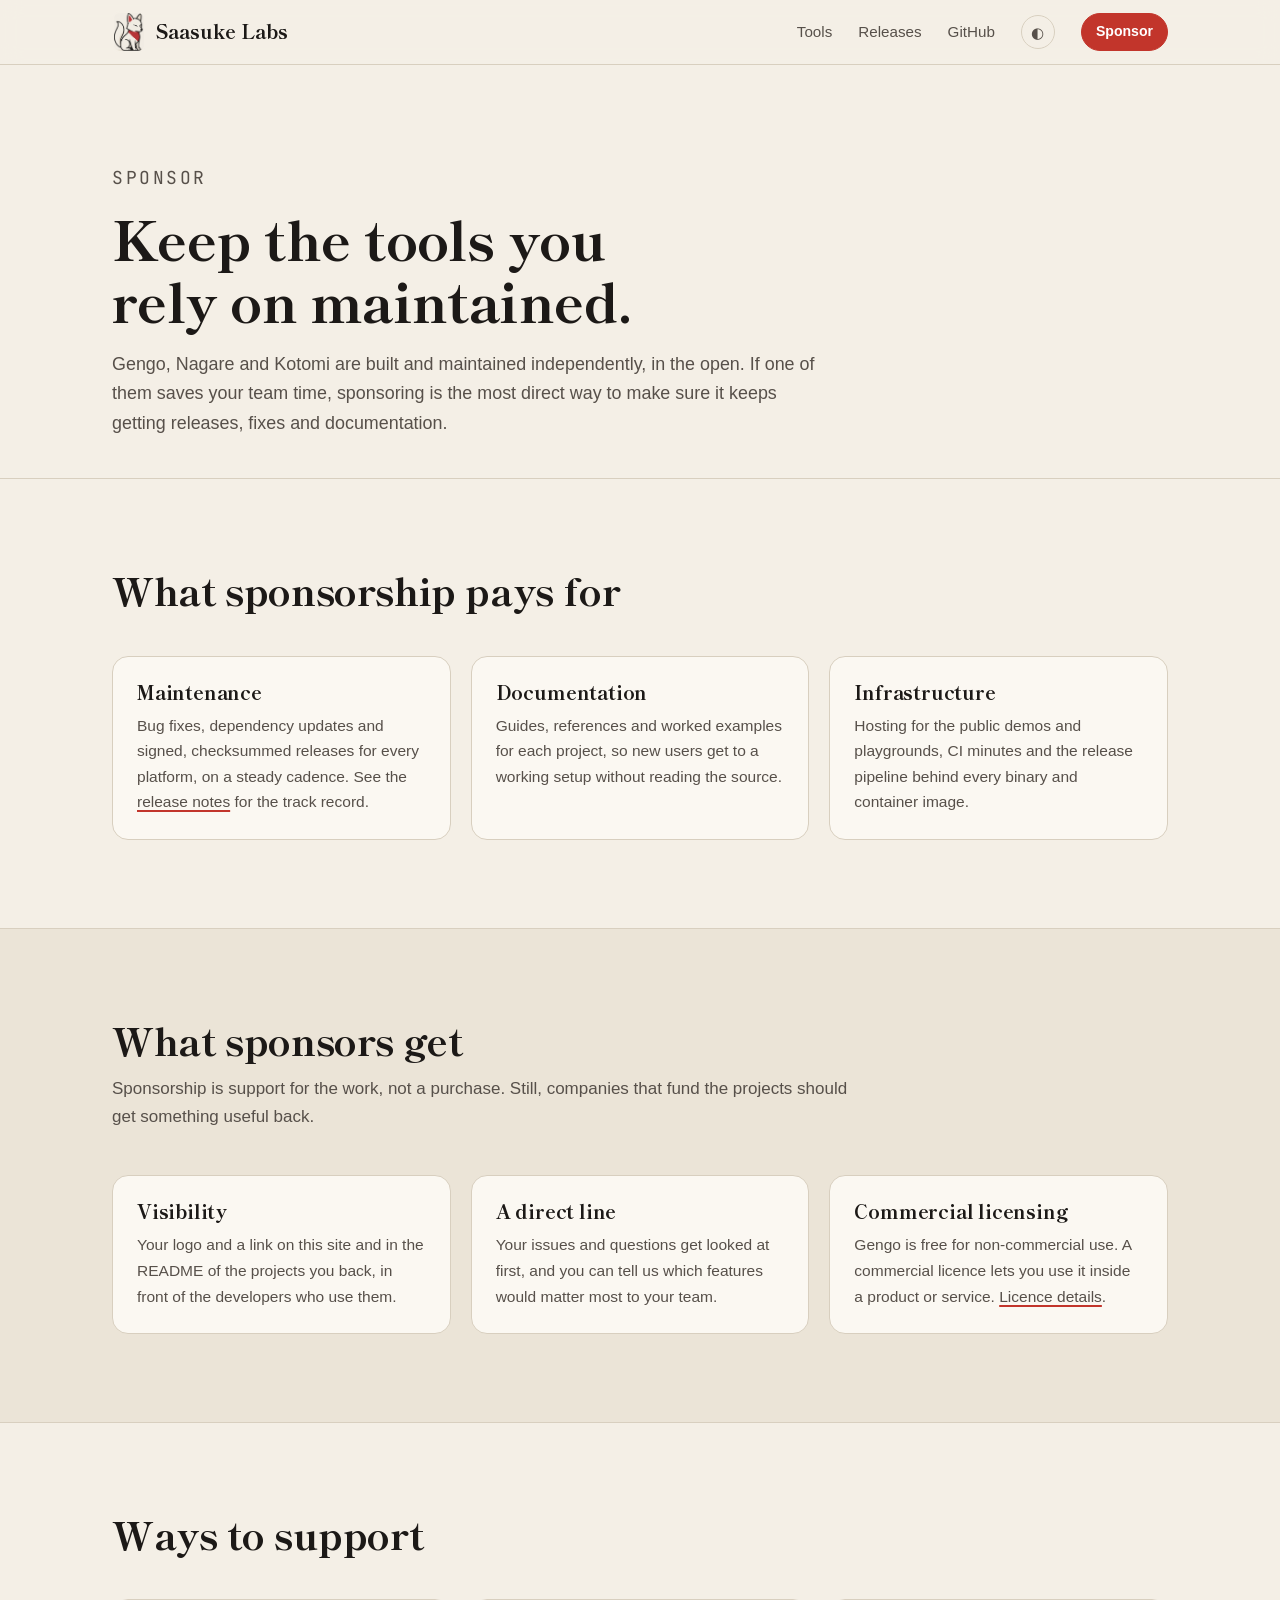
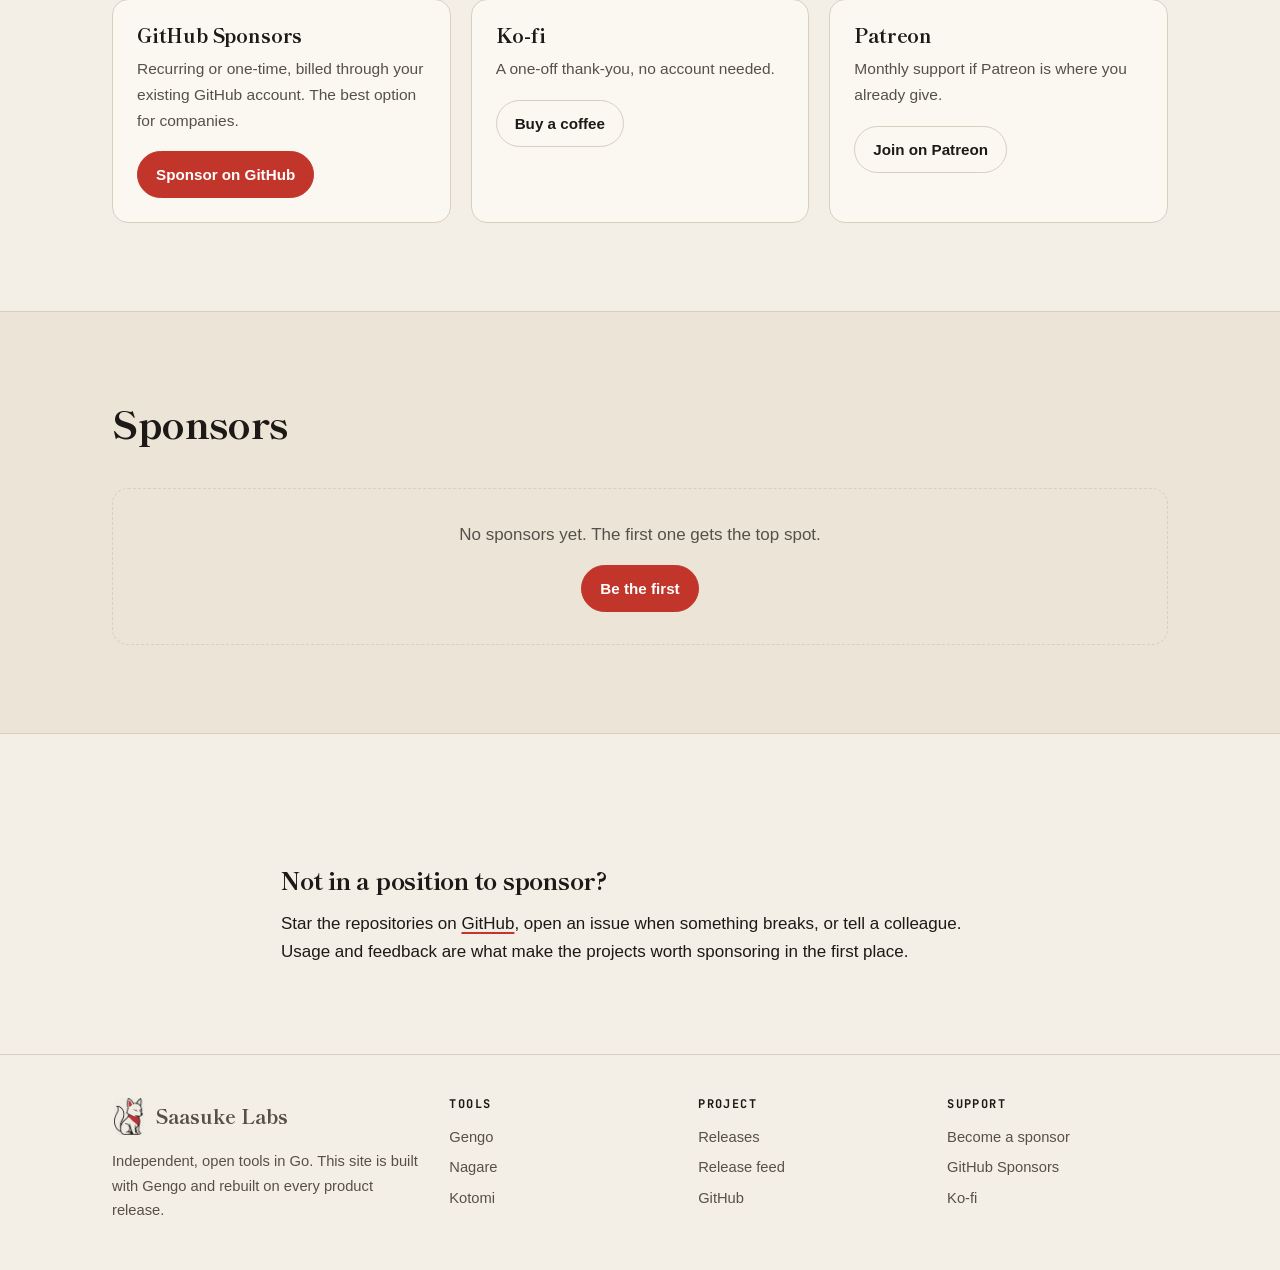
<file: sponsor/index.html>
<!DOCTYPE html>
<html lang="en">
  <head>
    <meta charset="UTF-8" />
    <meta name="viewport" content="width=device-width, initial-scale=1.0" />
    <title>Sponsor · Saasuke Labs</title>
    <meta
      name="description"
      content="Sponsor Saasuke Labs: fund maintenance, docs and infrastructure for Gengo, Nagare and Kotomi."
    />
    <meta property="og:site_name" content="Saasuke Labs" />
    <meta property="og:type" content="website" />
    <meta
      property="og:title"
      content="Sponsor · Saasuke Labs"
    />
    <meta
      property="og:description"
      content="Sponsor Saasuke Labs: fund maintenance, docs and infrastructure for Gengo, Nagare and Kotomi."
    />
    <meta property="og:image" content="https://saasuke-labs.com/static/logo.png" />
    <meta name="twitter:card" content="summary" />
    <link rel="icon" type="image/png" href="/static/logo.png" />
    <link
      rel="alternate"
      type="application/atom+xml"
      title="Saasuke Labs releases"
      href="/static/data/releases.xml"
    />

    <script>
      
      try {
        var t = localStorage.getItem("theme");
        if (t) document.documentElement.setAttribute("data-theme", t);
      } catch (e) {}
    </script>
    <link rel="preconnect" href="https://fonts.googleapis.com" />
    <link rel="preconnect" href="https://fonts.gstatic.com" crossorigin />
    <link
      rel="stylesheet"
      href="https://fonts.googleapis.com/css2?family=JetBrains+Mono:wght@400;600&family=Shippori+Mincho:wght@600;800&display=swap"
    />
    <link rel="stylesheet" href="/static/site.css" />

    
    <script
      async
      src="https://www.googletagmanager.com/gtag/js?id=G-7ZYXW0159J"
    ></script>
    <script>
      window.dataLayer = window.dataLayer || [];
      function gtag() {
        dataLayer.push(arguments);
      }
      gtag("js", new Date());
      gtag("config", "G-7ZYXW0159J");
    </script>
  </head>
  <body>
    <a class="skip" href="#main">Skip to content</a>

    <header class="site-header">
      <div class="wrap">
        <a class="brand" href="/">
          <img src="/static/logo.png" alt="" width="34" height="42" />
          Saasuke Labs
        </a>
        <nav class="site-nav" aria-label="Main">
          <a href="/#tools">Tools</a>
          <a href="/releases/" >Releases</a>
          <a
            class="nav-optional"
            href="https://github.com/saasuke-labs"
            rel="noopener"
            >GitHub</a
          >
          <button
            class="theme-toggle"
            type="button"
            aria-label="Switch between light and dark theme"
            data-theme-toggle
          >
            ◐
          </button>
          <a class="btn small" href="/sponsor/">Sponsor</a>
        </nav>
      </div>
    </header>

    <main id="main"><section class="page-head">
  <div class="wrap">
    <p class="eyebrow">Sponsor</p>
    <h1>Keep the tools you rely on maintained.</h1>
    <p>
      Gengo, Nagare and Kotomi are built and maintained independently, in the
      open. If one of them saves your team time, sponsoring is the most direct
      way to make sure it keeps getting releases, fixes and documentation.
    </p>
  </div>
</section>

<section class="section">
  <div class="wrap">
    <div class="section-head">
      <h2>What sponsorship pays for</h2>
    </div>
    <div class="sponsor-grid">
      <div class="card">
        <h3>Maintenance</h3>
        <p>
          Bug fixes, dependency updates and signed, checksummed releases for
          every platform, on a steady cadence. See the
          <a href="/releases/">release notes</a> for the track record.
        </p>
      </div>
      <div class="card">
        <h3>Documentation</h3>
        <p>
          Guides, references and worked examples for each project, so new
          users get to a working setup without reading the source.
        </p>
      </div>
      <div class="card">
        <h3>Infrastructure</h3>
        <p>
          Hosting for the public demos and playgrounds, CI minutes and the
          release pipeline behind every binary and container image.
        </p>
      </div>
    </div>
  </div>
</section>

<section class="section sunk">
  <div class="wrap">
    <div class="section-head">
      <h2>What sponsors get</h2>
      <p>
        Sponsorship is support for the work, not a purchase. Still, companies
        that fund the projects should get something useful back.
      </p>
    </div>
    <div class="sponsor-grid">
      <div class="card">
        <h3>Visibility</h3>
        <p>
          Your logo and a link on this site and in the README of the projects
          you back, in front of the developers who use them.
        </p>
      </div>
      <div class="card">
        <h3>A direct line</h3>
        <p>
          Your issues and questions get looked at first, and you can tell us
          which features would matter most to your team.
        </p>
      </div>
      <div class="card">
        <h3>Commercial licensing</h3>
        <p>
          Gengo is free for non-commercial use. A commercial licence lets you
          use it inside a product or service.
          <a
            href="https://github.com/saasuke-labs/gengo/blob/main/COMMERCIAL.md"
            rel="noopener"
            >Licence details</a
          >.
        </p>
      </div>
    </div>
  </div>
</section>

<section class="section">
  <div class="wrap">
    <div class="section-head">
      <h2>Ways to support</h2>
    </div>
    <div class="sponsor-grid">
      <div class="card">
        <h3>GitHub Sponsors</h3>
        <p>
          Recurring or one-time, billed through your existing GitHub account.
          The best option for companies.
        </p>
        <a
          class="btn"
          href="https://github.com/sponsors/saasuke-labs"
          rel="noopener"
          >Sponsor on GitHub</a
        >
      </div>
      <div class="card">
        <h3>Ko-fi</h3>
        <p>A one-off thank-you, no account needed.</p>
        <a class="btn ghost" href="https://ko-fi.com/saasukelabs" rel="noopener"
          >Buy a coffee</a
        >
      </div>
      <div class="card">
        <h3>Patreon</h3>
        <p>Monthly support if Patreon is where you already give.</p>
        <a
          class="btn ghost"
          href="https://patreon.com/SaasukeLabs"
          rel="noopener"
          >Join on Patreon</a
        >
      </div>
    </div>
  </div>
</section>

<section class="section sunk">
  <div class="wrap">
    <div class="section-head">
      <h2>Sponsors</h2>
    </div>
    <div class="sponsor-wall">
      <p>No sponsors yet. The first one gets the top spot.</p>
      <p style="margin-top: 16px">
        <a class="btn" href="https://github.com/sponsors/saasuke-labs" rel="noopener"
          >Be the first</a
        >
      </p>
    </div>
  </div>
</section>

<section class="section">
  <div class="wrap prose">
    <h2>Not in a position to sponsor?</h2>
    <p>
      Star the repositories on
      <a href="https://github.com/saasuke-labs" rel="noopener">GitHub</a>, open
      an issue when something breaks, or tell a colleague. Usage and feedback
      are what make the projects worth sponsoring in the first place.
    </p>
  </div>
</section>
</main>

    <footer class="site-footer">
      <div class="wrap">
        <div class="about">
          <a class="brand" href="/">
            <img src="/static/logo.png" alt="" width="34" height="42" />
            Saasuke Labs
          </a>
          <p style="margin-top: 12px; max-width: 26em">
            Independent, open tools in Go. This site is built with Gengo and
            rebuilt on every product release.
          </p>
        </div>
        <div>
          <h4>Tools</h4>
          <ul>
            <li><a href="/gengo/">Gengo</a></li>
            <li><a href="/nagare/">Nagare</a></li>
            <li><a href="/kotomi/">Kotomi</a></li>
          </ul>
        </div>
        <div>
          <h4>Project</h4>
          <ul>
            <li><a href="/releases/">Releases</a></li>
            <li><a href="/static/data/releases.xml">Release feed</a></li>
            <li>
              <a href="https://github.com/saasuke-labs" rel="noopener"
                >GitHub</a
              >
            </li>
          </ul>
        </div>
        <div>
          <h4>Support</h4>
          <ul>
            <li><a href="/sponsor/">Become a sponsor</a></li>
            <li>
              <a href="https://github.com/sponsors/saasuke-labs" rel="noopener"
                >GitHub Sponsors</a
              >
            </li>
            <li>
              <a href="https://ko-fi.com/saasukelabs" rel="noopener">Ko-fi</a>
            </li>
          </ul>
        </div>
      </div>
    </footer>

    <script src="/static/site.js" defer></script>
  </body>
</html>
</file>
<file: static/site.css>
/* Saasuke Labs — paper, ink and one vermilion accent, taken from the fox logo. */

:root {
  --paper: #f4efe6;
  --paper-raised: #fbf8f2;
  --paper-sunk: #ebe4d7;
  --ink: #1c1917;
  --ink-soft: #57504a;
  --line: #d8cfbf;
  --accent: #c2352b;
  --accent-ink: #ffffff;
  --accent-soft: rgba(194, 53, 43, 0.1);
  --code-bg: #211d1a;
  --code-ink: #f1ebe0;
  --shadow: 0 1px 2px rgba(28, 25, 23, 0.06), 0 8px 24px rgba(28, 25, 23, 0.06);

  --font-display: "Shippori Mincho", "Hiragino Mincho ProN", Georgia, serif;
  --font-body: -apple-system, BlinkMacSystemFont, "Segoe UI", "Helvetica Neue",
    Arial, sans-serif;
  --font-mono: "JetBrains Mono", ui-monospace, SFMono-Regular, Menlo, Consolas,
    monospace;

  --wrap: 1120px;
  --gutter: clamp(16px, 4vw, 32px);
  color-scheme: light;
}

@media (prefers-color-scheme: dark) {
  :root:not([data-theme="light"]) {
    --paper: #15120f;
    --paper-raised: #1e1a16;
    --paper-sunk: #100e0c;
    --ink: #f1ebe0;
    --ink-soft: #b3a999;
    --line: #38312a;
    --accent: #ea5b4e;
    --accent-ink: #15120f;
    --accent-soft: rgba(234, 91, 78, 0.14);
    --code-bg: #0c0a09;
    --shadow: 0 1px 2px rgba(0, 0, 0, 0.4), 0 8px 24px rgba(0, 0, 0, 0.3);
    color-scheme: dark;
  }
}

:root[data-theme="dark"] {
  --paper: #15120f;
  --paper-raised: #1e1a16;
  --paper-sunk: #100e0c;
  --ink: #f1ebe0;
  --ink-soft: #b3a999;
  --line: #38312a;
  --accent: #ea5b4e;
  --accent-ink: #15120f;
  --accent-soft: rgba(234, 91, 78, 0.14);
  --code-bg: #0c0a09;
  --shadow: 0 1px 2px rgba(0, 0, 0, 0.4), 0 8px 24px rgba(0, 0, 0, 0.3);
  color-scheme: dark;
}

*,
*::before,
*::after {
  box-sizing: border-box;
}

html {
  scroll-behavior: smooth;
  -webkit-text-size-adjust: 100%;
}

body {
  margin: 0;
  background: var(--paper);
  color: var(--ink);
  font-family: var(--font-body);
  font-size: 17px;
  line-height: 1.65;
  -webkit-font-smoothing: antialiased;
}

img {
  max-width: 100%;
  height: auto;
}

a {
  color: inherit;
  text-decoration-color: var(--accent);
  text-decoration-thickness: 1.5px;
  text-underline-offset: 3px;
}

a:hover {
  color: var(--accent);
}

:focus-visible {
  outline: 2px solid var(--accent);
  outline-offset: 3px;
  border-radius: 4px;
}

h1,
h2,
h3 {
  font-family: var(--font-display);
  font-weight: 800;
  line-height: 1.15;
  letter-spacing: -0.01em;
  margin: 0;
  text-wrap: balance;
}

p {
  margin: 0;
}

.wrap {
  max-width: var(--wrap);
  margin: 0 auto;
  padding: 0 var(--gutter);
}

.skip {
  position: absolute;
  left: -9999px;
}

.skip:focus {
  left: 16px;
  top: 16px;
  z-index: 20;
  background: var(--paper-raised);
  padding: 8px 12px;
}

/* ---------- Header ---------- */

.site-header {
  position: sticky;
  top: 0;
  z-index: 10;
  background: color-mix(in srgb, var(--paper) 88%, transparent);
  backdrop-filter: blur(10px);
  -webkit-backdrop-filter: blur(10px);
  border-bottom: 1px solid var(--line);
}

.site-header .wrap {
  display: flex;
  align-items: center;
  justify-content: space-between;
  gap: 16px;
  min-height: 64px;
}

.brand {
  display: flex;
  align-items: center;
  gap: 10px;
  text-decoration: none;
  font-family: var(--font-display);
  font-weight: 800;
  font-size: 1.2rem;
  white-space: nowrap;
}

.brand:hover {
  color: var(--ink);
}

.brand img {
  width: 34px;
  height: 42px;
  object-fit: contain;
  border-radius: 8px;
  background: #f4efe6;
  padding: 2px;
}

.site-nav {
  display: flex;
  align-items: center;
  gap: clamp(10px, 2.2vw, 26px);
  font-size: 0.95rem;
}

.site-nav a {
  text-decoration: none;
  color: var(--ink-soft);
}

.site-nav a:hover,
.site-nav a[aria-current="page"] {
  color: var(--ink);
}

.site-nav .btn {
  color: var(--accent-ink);
}

.theme-toggle {
  appearance: none;
  border: 1px solid var(--line);
  background: transparent;
  color: var(--ink-soft);
  width: 34px;
  height: 34px;
  border-radius: 50%;
  cursor: pointer;
  font-size: 15px;
  line-height: 1;
}

.theme-toggle:hover {
  color: var(--ink);
  border-color: var(--ink-soft);
}

@media (max-width: 640px) {
  .site-nav .nav-optional {
    display: none;
  }
}

@media (max-width: 520px) {
  .site-header .wrap {
    gap: 8px;
  }

  .brand {
    font-size: 1rem;
    gap: 8px;
  }

  .site-nav {
    gap: 8px;
    font-size: 0.88rem;
  }

  .site-nav a[href="/#tools"] {
    display: none;
  }

  .site-nav .btn {
    padding: 6px 12px;
  }
}

/* ---------- Buttons, tags ---------- */

.btn {
  display: inline-flex;
  align-items: center;
  gap: 8px;
  padding: 10px 18px;
  border-radius: 999px;
  border: 1px solid var(--accent);
  background: var(--accent);
  color: var(--accent-ink);
  font-weight: 600;
  font-size: 0.95rem;
  text-decoration: none;
  transition: transform 0.15s ease, box-shadow 0.15s ease;
}

.btn:hover {
  color: var(--accent-ink);
  transform: translateY(-1px);
  box-shadow: var(--shadow);
}

.btn.ghost {
  background: transparent;
  border-color: var(--line);
  color: var(--ink);
}

.btn.ghost:hover {
  border-color: var(--ink);
  color: var(--ink);
}

.btn.small {
  padding: 6px 14px;
  font-size: 0.88rem;
}

.eyebrow {
  font-family: var(--font-mono);
  font-size: 0.78rem;
  letter-spacing: 0.14em;
  text-transform: uppercase;
  color: var(--accent);
  margin-bottom: 14px;
}

.tag {
  display: inline-flex;
  align-items: center;
  gap: 6px;
  font-family: var(--font-mono);
  font-size: 0.75rem;
  padding: 3px 9px;
  border-radius: 999px;
  border: 1px solid var(--line);
  color: var(--ink-soft);
  text-decoration: none;
  white-space: nowrap;
}

.tag.version {
  border-color: transparent;
  background: var(--accent-soft);
  color: var(--accent);
}

.tag.version:empty {
  display: none;
}

/* ---------- Hero ---------- */

.hero {
  padding: clamp(48px, 9vw, 110px) 0 clamp(40px, 7vw, 80px);
  overflow: hidden;
}

.hero .wrap {
  display: grid;
  grid-template-columns: minmax(0, 1.25fr) minmax(0, 0.75fr);
  align-items: center;
  gap: clamp(24px, 5vw, 64px);
}

.hero h1 {
  font-size: clamp(2.3rem, 6vw, 4.2rem);
}

.hero h1 em {
  font-style: normal;
  color: var(--accent);
}

.hero .lede {
  margin-top: 22px;
  font-size: clamp(1.05rem, 1.6vw, 1.22rem);
  color: var(--ink-soft);
  max-width: 34em;
}

.hero .actions {
  margin-top: 30px;
  display: flex;
  flex-wrap: wrap;
  gap: 12px;
}

.hero-mark {
  position: relative;
  justify-self: center;
  width: min(100%, 300px);
  aspect-ratio: 1;
  display: grid;
  place-items: center;
}

.hero-mark::before {
  content: "";
  position: absolute;
  inset: 4%;
  border-radius: 50%;
  background: var(--accent);
  opacity: 0.92;
}

.hero-mark img {
  position: relative;
  width: 74%;
  border-radius: 18px;
  background: #f4efe6;
  padding: 10px;
  box-shadow: var(--shadow);
  transform: rotate(-3deg);
}

@media (max-width: 760px) {
  .hero .wrap {
    grid-template-columns: 1fr;
  }

  .hero-mark {
    order: -1;
    width: 150px;
    justify-self: start;
  }
}

/* ---------- Sections ---------- */

.section {
  padding: clamp(48px, 7vw, 88px) 0;
  border-top: 1px solid var(--line);
}

.section.sunk {
  background: var(--paper-sunk);
}

.section-head {
  max-width: 44em;
  margin-bottom: clamp(28px, 4vw, 44px);
}

.section-head h2 {
  font-size: clamp(1.7rem, 3.4vw, 2.4rem);
}

.section-head p {
  margin-top: 14px;
  color: var(--ink-soft);
}

/* ---------- Tool cards ---------- */

.tools {
  display: grid;
  grid-template-columns: repeat(auto-fit, minmax(290px, 1fr));
  gap: 20px;
}

.tool {
  display: flex;
  flex-direction: column;
  background: var(--paper-raised);
  border: 1px solid var(--line);
  border-radius: 16px;
  padding: 26px;
  box-shadow: var(--shadow);
  min-width: 0;
}

.tool-top {
  display: flex;
  align-items: baseline;
  justify-content: space-between;
  gap: 10px;
  flex-wrap: wrap;
}

.tool h3 {
  font-size: 1.7rem;
}

.tool .kind {
  margin-top: 4px;
  font-family: var(--font-mono);
  font-size: 0.78rem;
  letter-spacing: 0.08em;
  text-transform: uppercase;
  color: var(--ink-soft);
}

.tool .what {
  margin-top: 14px;
}

.tool ul {
  margin: 14px 0 0;
  padding: 0;
  list-style: none;
  color: var(--ink-soft);
  font-size: 0.95rem;
}

.tool li {
  padding-left: 20px;
  position: relative;
  margin-top: 6px;
}

.tool li::before {
  content: "";
  position: absolute;
  left: 2px;
  top: 0.72em;
  width: 8px;
  height: 2px;
  background: var(--accent);
}

.tool pre {
  margin-top: 18px;
}

.tool .links {
  margin-top: auto;
  padding-top: 20px;
  display: flex;
  flex-wrap: wrap;
  gap: 8px 18px;
  font-size: 0.95rem;
  font-weight: 600;
}

/* ---------- Code ---------- */

pre,
code {
  font-family: var(--font-mono);
  font-size: 0.84rem;
}

pre {
  margin: 0;
  background: var(--code-bg);
  color: var(--code-ink);
  padding: 14px 16px;
  border-radius: 10px;
  overflow-x: auto;
  line-height: 1.55;
}

:not(pre) > code {
  background: var(--accent-soft);
  padding: 0.1em 0.4em;
  border-radius: 5px;
}

pre .dim {
  opacity: 0.55;
}

/* ---------- Flow (how the tools fit) ---------- */

.flow {
  display: grid;
  grid-template-columns: repeat(auto-fit, minmax(220px, 1fr));
  gap: 0;
  border: 1px solid var(--line);
  border-radius: 16px;
  overflow: hidden;
  background: var(--paper-raised);
}

.flow > div {
  padding: 24px;
  border-right: 1px solid var(--line);
  border-bottom: 1px solid var(--line);
  margin: 0 -1px -1px 0;
}

.flow .step {
  font-family: var(--font-mono);
  font-size: 0.78rem;
  color: var(--accent);
  letter-spacing: 0.1em;
}

.flow h3 {
  margin-top: 8px;
  font-size: 1.2rem;
}

.flow p {
  margin-top: 8px;
  color: var(--ink-soft);
  font-size: 0.95rem;
}

/* ---------- Releases ---------- */

.release-list {
  list-style: none;
  margin: 0;
  padding: 0;
  border-top: 1px solid var(--line);
}

.release-list li {
  display: grid;
  grid-template-columns: 7.5em 9em minmax(0, 1fr) auto;
  gap: 6px 18px;
  align-items: baseline;
  padding: 14px 0;
  border-bottom: 1px solid var(--line);
}

.release-list time {
  font-family: var(--font-mono);
  font-size: 0.8rem;
  color: var(--ink-soft);
}

.release-list .product {
  font-family: var(--font-display);
  font-weight: 800;
}

.release-list .summary {
  color: var(--ink-soft);
  font-size: 0.95rem;
  overflow: hidden;
  text-overflow: ellipsis;
  white-space: nowrap;
}

@media (max-width: 720px) {
  .release-list li {
    grid-template-columns: 1fr auto;
  }

  .release-list .summary {
    grid-column: 1 / -1;
    white-space: normal;
  }

  .release-list time {
    grid-column: 1 / -1;
  }
}

.more {
  margin-top: 22px;
  font-weight: 600;
}

.release {
  padding: 30px 0;
  border-bottom: 1px solid var(--line);
}

.release-head {
  display: flex;
  flex-wrap: wrap;
  align-items: baseline;
  gap: 8px 14px;
}

.release-head h2,
.release-head h3 {
  font-size: 1.45rem;
}

.release-head time {
  font-family: var(--font-mono);
  font-size: 0.8rem;
  color: var(--ink-soft);
}

.release-head .gh {
  margin-left: auto;
  font-size: 0.9rem;
  font-weight: 600;
}

.filters {
  display: flex;
  flex-wrap: wrap;
  gap: 8px;
  margin-bottom: 8px;
}

.filters button {
  appearance: none;
  font: inherit;
  font-size: 0.9rem;
  padding: 6px 14px;
  border-radius: 999px;
  border: 1px solid var(--line);
  background: transparent;
  color: var(--ink-soft);
  cursor: pointer;
}

.filters button[aria-pressed="true"] {
  background: var(--ink);
  border-color: var(--ink);
  color: var(--paper);
}

/* ---------- Prose (release notes, long-form pages) ---------- */

.prose {
  max-width: 46em;
}

.prose > * + * {
  margin-top: 1em;
}

.prose h1 {
  font-size: clamp(2rem, 4.6vw, 3rem);
}

.prose h2 {
  font-size: 1.5rem;
  margin-top: 1.8em;
}

.prose h3 {
  font-size: 1.15rem;
  margin-top: 1.5em;
}

.prose ul,
.prose ol {
  padding-left: 1.3em;
}

.prose li + li {
  margin-top: 0.3em;
}

.prose pre {
  margin-top: 1em;
}

.notes {
  margin-top: 14px;
  font-size: 0.97rem;
  overflow-wrap: anywhere;
}

.notes h1,
.notes h2,
.notes h3 {
  font-family: var(--font-body);
  font-size: 1rem;
  font-weight: 700;
  letter-spacing: 0;
  margin-top: 1.2em;
}

.notes a {
  color: var(--ink-soft);
}

/* ---------- Sponsor ---------- */

.sponsor-grid {
  display: grid;
  grid-template-columns: repeat(auto-fit, minmax(250px, 1fr));
  gap: 20px;
}

.card {
  background: var(--paper-raised);
  border: 1px solid var(--line);
  border-radius: 16px;
  padding: 24px;
  min-width: 0;
}

.card h3 {
  font-size: 1.2rem;
}

.card p {
  margin-top: 10px;
  color: var(--ink-soft);
  font-size: 0.97rem;
}

.card .btn {
  margin-top: 18px;
}

.cta {
  display: grid;
  grid-template-columns: minmax(0, 1fr) auto;
  align-items: center;
  gap: 24px;
  background: var(--ink);
  color: var(--paper);
  border-radius: 20px;
  padding: clamp(26px, 5vw, 48px);
}

.cta h2 {
  font-size: clamp(1.6rem, 3.2vw, 2.2rem);
}

.cta p {
  margin-top: 12px;
  opacity: 0.8;
  max-width: 38em;
}

.cta .actions {
  display: flex;
  flex-wrap: wrap;
  gap: 12px;
}

.cta .btn.ghost {
  color: var(--paper);
  border-color: color-mix(in srgb, var(--paper) 35%, transparent);
}

.cta .btn.ghost:hover {
  border-color: var(--paper);
}

@media (max-width: 760px) {
  .cta {
    grid-template-columns: 1fr;
  }
}

.sponsor-wall {
  border: 1px dashed var(--line);
  border-radius: 16px;
  padding: 32px 24px;
  text-align: center;
  color: var(--ink-soft);
}

.page-head {
  padding: clamp(40px, 7vw, 80px) 0 clamp(24px, 4vw, 40px);
}

.page-head h1 {
  font-size: clamp(2.1rem, 5vw, 3.4rem);
  max-width: 18em;
}

.page-head p {
  margin-top: 18px;
  font-size: 1.12rem;
  color: var(--ink-soft);
  max-width: 40em;
}

/* ---------- Product docs (pages in each product repo's docs/ folder) ---------- */

.crumbs {
  font-family: var(--font-mono);
  font-size: 0.78rem;
  letter-spacing: 0.08em;
  text-transform: uppercase;
  color: var(--ink-soft);
  margin-bottom: 14px;
}

.crumbs a {
  text-decoration: none;
}

.crumbs span {
  color: var(--accent);
}

.page-head .title-row {
  display: flex;
  align-items: center;
  flex-wrap: wrap;
  gap: 14px;
}

.page-head .actions {
  display: flex;
  flex-wrap: wrap;
  gap: 12px;
  margin-top: 26px;
}

.docs {
  display: grid;
  grid-template-columns: 200px minmax(0, 1fr);
  gap: clamp(24px, 5vw, 64px);
  align-items: start;
}

.docs-toc {
  position: sticky;
  top: 88px;
  font-size: 0.92rem;
}

.docs-toc h2 {
  font-family: var(--font-mono);
  font-size: 0.72rem;
  font-weight: 600;
  letter-spacing: 0.14em;
  text-transform: uppercase;
  color: var(--ink-soft);
  margin-bottom: 10px;
}

.docs-toc ul {
  list-style: none;
  margin: 0;
  padding: 0;
  border-left: 1px solid var(--line);
}

.docs-toc a {
  display: block;
  padding: 5px 0 5px 14px;
  margin-left: -1px;
  border-left: 1px solid transparent;
  color: var(--ink-soft);
  text-decoration: none;
}

.docs-toc a:hover {
  color: var(--ink);
  border-left-color: var(--accent);
}

.docs .prose h2 {
  font-size: 1.7rem;
  margin-top: 2.2em;
  padding-top: 1.2em;
  border-top: 1px solid var(--line);
  scroll-margin-top: 80px;
}

.docs .prose h2:first-child {
  margin-top: 0;
  padding-top: 0;
  border-top: 0;
}

.docs .prose h3 {
  scroll-margin-top: 80px;
}

.table-scroll {
  overflow-x: auto;
}

.prose table {
  width: 100%;
  border-collapse: collapse;
  font-size: 0.93rem;
}

.prose th,
.prose td {
  text-align: left;
  vertical-align: top;
  padding: 9px 14px 9px 0;
  border-bottom: 1px solid var(--line);
}

.prose th {
  font-family: var(--font-mono);
  font-size: 0.72rem;
  font-weight: 600;
  letter-spacing: 0.1em;
  text-transform: uppercase;
  color: var(--ink-soft);
}

.prose td:first-child {
  white-space: nowrap;
}

.note {
  border: 1px solid var(--line);
  border-left: 3px solid var(--accent);
  background: var(--paper-raised);
  border-radius: 0 10px 10px 0;
  padding: 12px 16px;
  font-size: 0.95rem;
}

/* Rendered diagrams keep a light card so they read the same in both themes. */
.figure {
  margin: 1em 0 0;
  background: #fbf8f2;
  border: 1px solid var(--line);
  border-radius: 14px;
  padding: 16px;
}

.figure svg {
  display: block;
  width: 100%;
  height: auto;
}

.figure figcaption {
  margin-top: 10px;
  font-size: 0.85rem;
  color: #57504a;
}

/* Diagrams rendered with the dark theme keep a dark canvas in both site themes. */
.figure.dark {
  background: #16110f;
  border-color: #3a302b;
}

.figure.dark figcaption {
  color: #b9aea6;
}

.docs .prose h3 {
  margin-top: 2em;
}

/* ---------- Home: Nagare showcase ---------- */

.showcase {
  display: grid;
  grid-template-columns: minmax(0, 1.5fr) minmax(0, 1fr);
  gap: clamp(20px, 3vw, 36px);
  align-items: start;
}

.showcase .figure {
  margin: 0;
}

.showcase pre {
  font-size: 0.76rem;
  max-height: 420px;
  overflow: auto;
}

@media (max-width: 900px) {
  .showcase {
    grid-template-columns: minmax(0, 1fr);
  }
}

@media (max-width: 820px) {
  .docs {
    grid-template-columns: minmax(0, 1fr);
  }

  .docs-toc {
    position: static;
  }

  .docs-toc ul {
    display: flex;
    flex-wrap: wrap;
    gap: 4px 16px;
    border-left: 0;
  }

  .docs-toc a {
    padding-left: 0;
    border-left: 0;
  }
}

/* ---------- Footer ---------- */

.site-footer {
  border-top: 1px solid var(--line);
  padding: 40px 0 48px;
  font-size: 0.92rem;
  color: var(--ink-soft);
}

.site-footer .wrap {
  display: grid;
  grid-template-columns: minmax(0, 1.4fr) repeat(3, minmax(0, 1fr));
  gap: 28px;
}

.site-footer h4 {
  margin: 0 0 10px;
  font-family: var(--font-mono);
  font-size: 0.75rem;
  letter-spacing: 0.12em;
  text-transform: uppercase;
  color: var(--ink);
}

.site-footer ul {
  list-style: none;
  margin: 0;
  padding: 0;
}

.site-footer li + li {
  margin-top: 6px;
}

.site-footer a {
  text-decoration: none;
}

@media (max-width: 720px) {
  .site-footer .wrap {
    grid-template-columns: 1fr 1fr;
  }

  .site-footer .about {
    grid-column: 1 / -1;
  }
}

@media (prefers-reduced-motion: reduce) {
  html {
    scroll-behavior: auto;
  }

  .btn {
    transition: none;
  }
}
</file>
